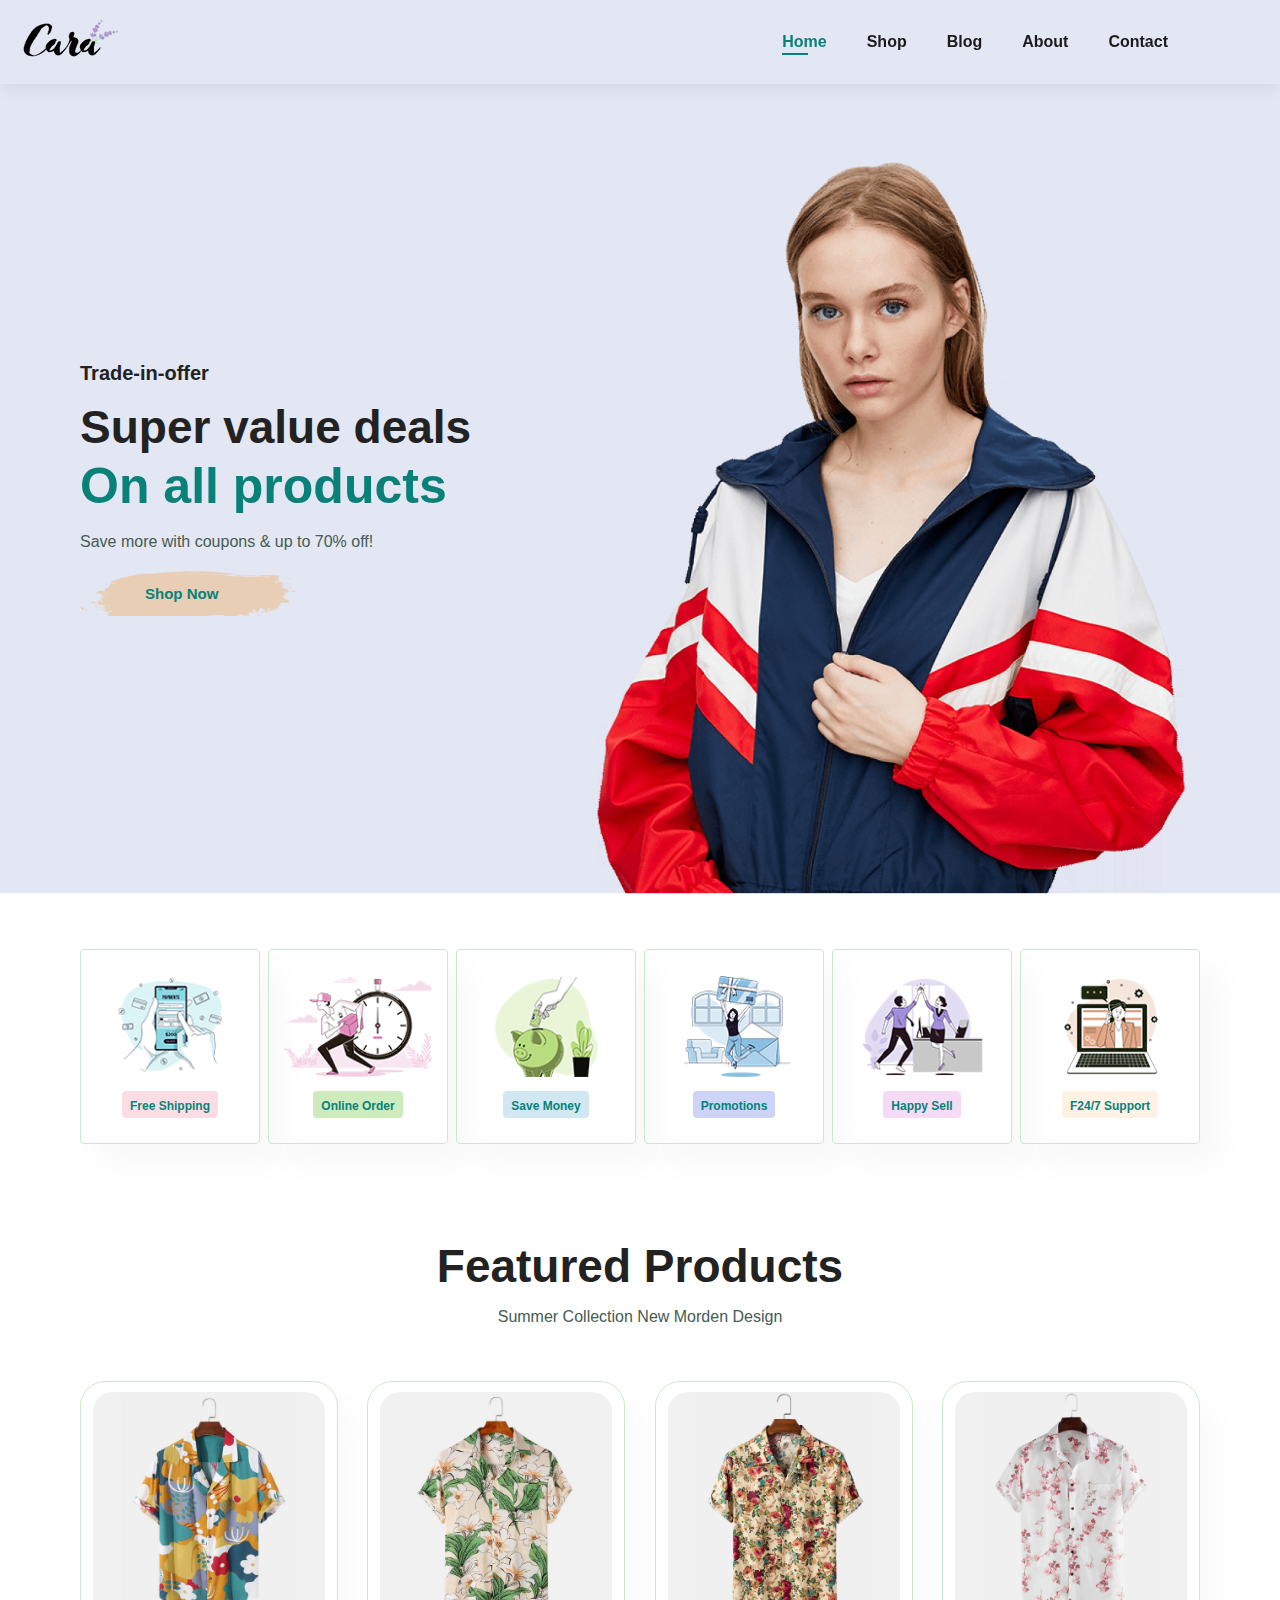
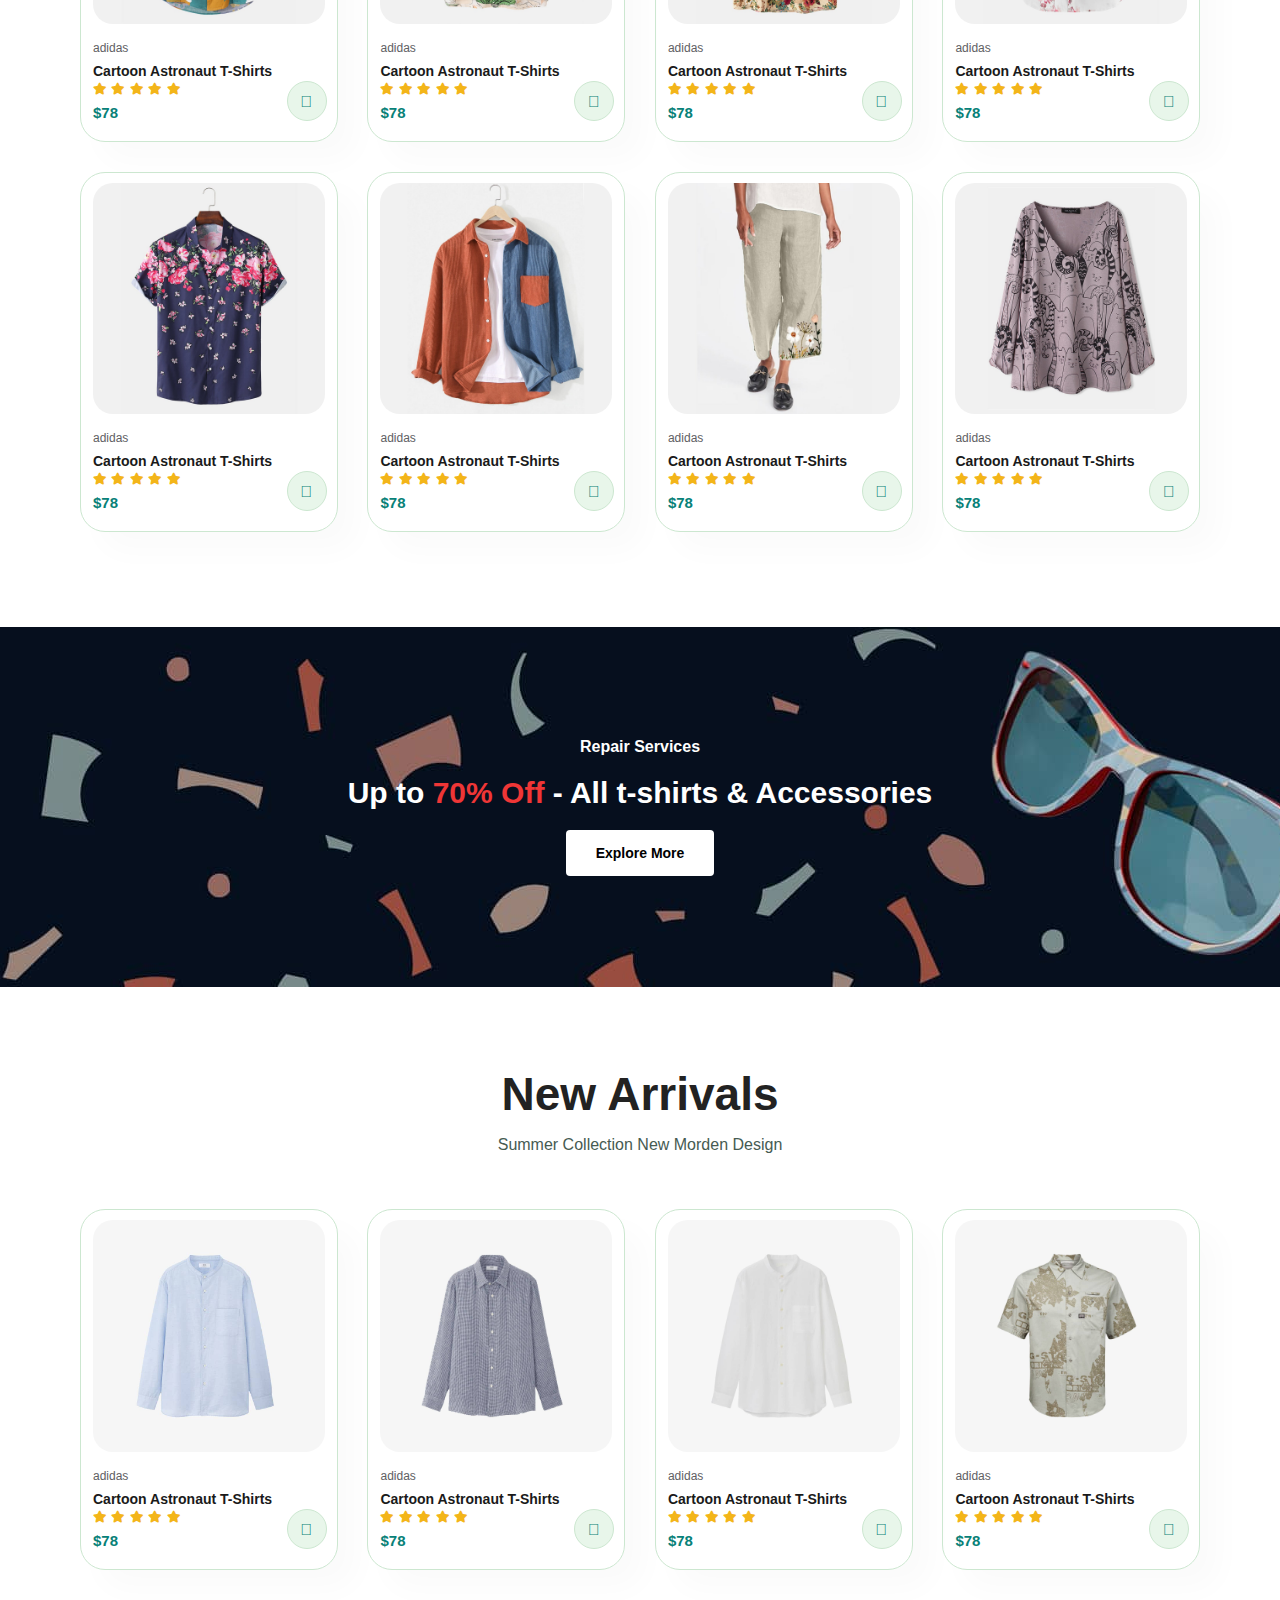
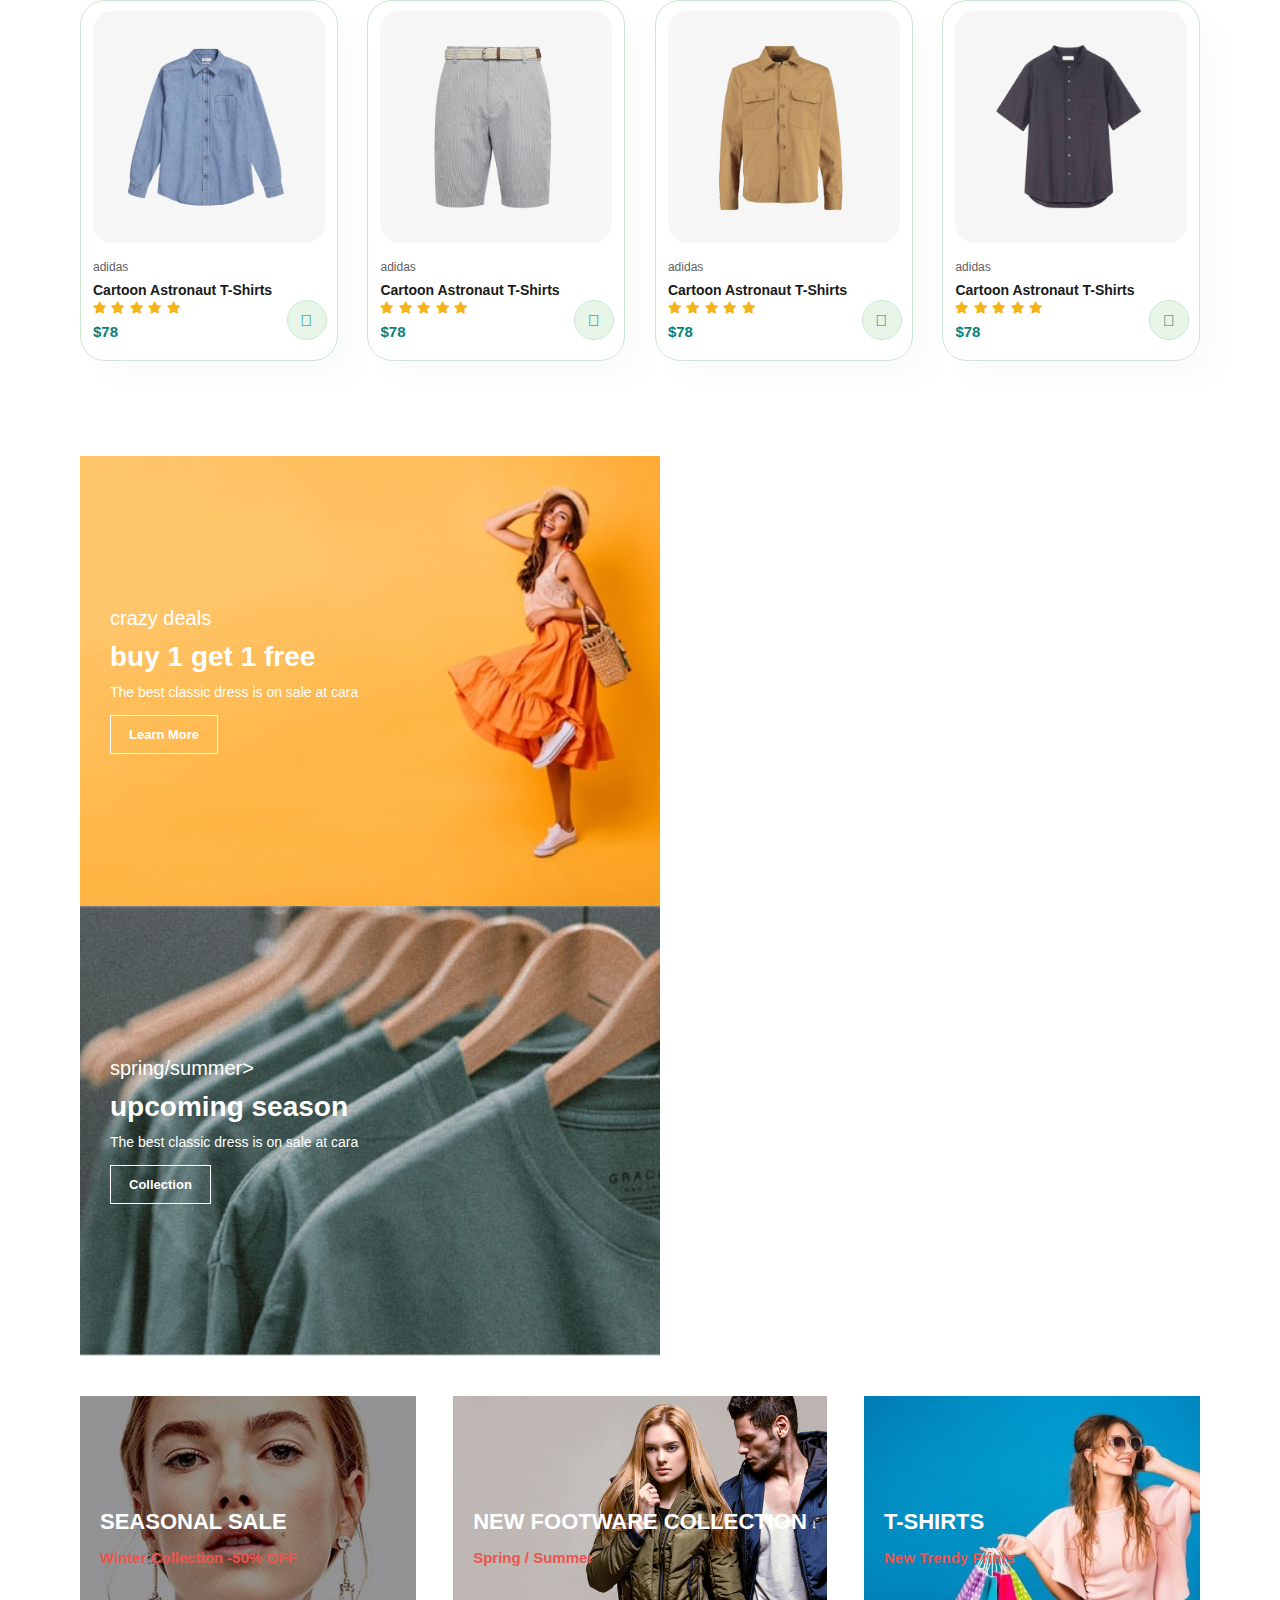
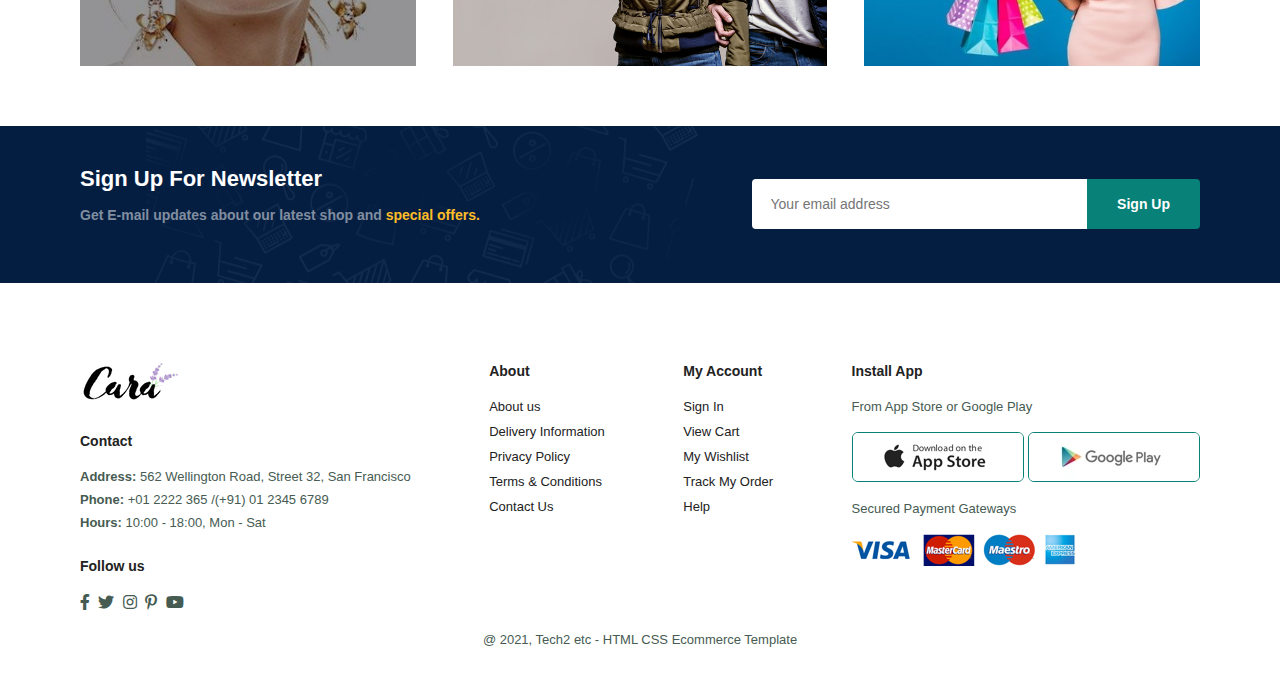
<file: Shopping Site/index.html>
<!DOCTYPE html>
<html lang="en">
<head>
    <meta charset="UTF-8">
    <meta http-equiv="X-UA-Compatible" content="IE=edge">
    <meta name="viewport" content="width=device-width, initial-scale=1.0">
    <title>Tech2etc Ecommerce Tutorial</title>
    <link rel="stylesheet" href="https://pro.fontawesome.com/releases/v5.10.0/css/all.css" />
    <link rel="stylesheet" href="style.css">
</head>
<body>

    <section id="header">
        <a href="#"><img src="img/logo.png" class="logo" alt=""></a>
        
        <div>
            <ul id="navbar">
                <li><a class="active" href="index.html">Home</a></li>
                <li><a href="shop.html" >Shop</a></li>
                <li><a href="blog.html">Blog</a></li>
                <li><a href="about.html">About</a></li>
                <li><a href="contact.html">Contact</a></li>
                <li id="lg-bag"><a href="cart.html"><i class="far fa-shopping-bag"></i></a></li>
                <a href="#" id="close"><i class="far fa-times"></i></a>
            </ul>
        </div>

        <div id="mobile">
            
            <a href="cart.html"><i class="far fa-shopping-bag"></i></a>
            <i id="bar" class="fas fa-outdent"></i>
        </div>
          
    </section>

    <section id="hero">
        <h4>Trade-in-offer</h4>
        <h2>Super value deals</h2>
        <h1>On all products</h1>
        <p>Save more with coupons & up to 70% off!</p>
        <button>Shop Now</button>
    </section>

    <section id="feature" class="section-p1"> 
        <div class="fe-box">
            <img src="img/features/f1.png" alt="">
            <h6>Free Shipping</h6>
        </div>
        <div class="fe-box">
            <img src="img/features/f2.png" alt="">
            <h6>Online Order</h6>
        </div>
        <div class="fe-box">
            <img src="img/features/f3.png" alt="">
            <h6>Save Money</h6>
        </div>
        <div class="fe-box">
            <img src="img/features/f4.png" alt="">
            <h6>Promotions</h6>
        </div>
        <div class="fe-box">
            <img src="img/features/f5.png" alt="">
            <h6>Happy Sell</h6>
        </div>
        <div class="fe-box">
            <img src="img/features/f6.png" alt="">
            <h6>F24/7 Support</h6>
        </div>

    </section>
    
    <section id="product1" class="section-p1">
        <h2>Featured Products</h2>
        <p>Summer Collection New Morden Design</p>
        <div class="pro-container">
            <div class="pro">
                <img src="img/products/f1.jpg" alt="">
                <div class="des">
                    <span>adidas</span>
                    <h5>Cartoon Astronaut T-Shirts</h5>
                    <div class="star">
                        <i class="fas fa-star"></i>
                        <i class="fas fa-star"></i>
                        <i class="fas fa-star"></i>
                        <i class="fas fa-star"></i>
                        <i class="fas fa-star"></i>
                    </div>
                    <h4>$78</h4>
                </div>
                <a href="#"><i class="fal fa-shopping-cart cart"></i></a>
            </div>
            <div class="pro">
                <img src="img/products/f2.jpg" alt="">
                <div class="des">
                    <span>adidas</span>
                    <h5>Cartoon Astronaut T-Shirts</h5>
                    <div class="star">
                        <i class="fas fa-star"></i>
                        <i class="fas fa-star"></i>
                        <i class="fas fa-star"></i>
                        <i class="fas fa-star"></i>
                        <i class="fas fa-star"></i>
                    </div>
                    <h4>$78</h4>
                </div>
                <a href="#"><i class="fal fa-shopping-cart cart"></i></a>
            </div>
            <div class="pro">
                <img src="img/products/f3.jpg" alt="">
                <div class="des">
                    <span>adidas</span>
                    <h5>Cartoon Astronaut T-Shirts</h5>
                    <div class="star">
                        <i class="fas fa-star"></i>
                        <i class="fas fa-star"></i>
                        <i class="fas fa-star"></i>
                        <i class="fas fa-star"></i>
                        <i class="fas fa-star"></i>
                    </div>
                    <h4>$78</h4>
                </div>
                <a href="#"><i class="fal fa-shopping-cart cart"></i></a>
            </div>
            <div class="pro">
                <img src="img/products/f4.jpg" alt="">
                <div class="des">
                    <span>adidas</span>
                    <h5>Cartoon Astronaut T-Shirts</h5>
                    <div class="star">
                        <i class="fas fa-star"></i>
                        <i class="fas fa-star"></i>
                        <i class="fas fa-star"></i>
                        <i class="fas fa-star"></i>
                        <i class="fas fa-star"></i>
                    </div>
                    <h4>$78</h4>
                </div>
                <a href="#"><i class="fal fa-shopping-cart cart"></i></a>
            </div>
            <div class="pro">
                <img src="img/products/f5.jpg" alt="">
                <div class="des">
                    <span>adidas</span>
                    <h5>Cartoon Astronaut T-Shirts</h5>
                    <div class="star">
                        <i class="fas fa-star"></i>
                        <i class="fas fa-star"></i>
                        <i class="fas fa-star"></i>
                        <i class="fas fa-star"></i>
                        <i class="fas fa-star"></i>
                    </div>
                    <h4>$78</h4>
                </div>
                <a href="#"><i class="fal fa-shopping-cart cart"></i></a>
            </div>
            <div class="pro">
                <img src="img/products/f6.jpg" alt="">
                <div class="des">
                    <span>adidas</span>
                    <h5>Cartoon Astronaut T-Shirts</h5>
                    <div class="star">
                        <i class="fas fa-star"></i>
                        <i class="fas fa-star"></i>
                        <i class="fas fa-star"></i>
                        <i class="fas fa-star"></i>
                        <i class="fas fa-star"></i>
                    </div>
                    <h4>$78</h4>
                </div>
                <a href="#"><i class="fal fa-shopping-cart cart"></i></a>
            </div>
            <div class="pro">
                <img src="img/products/f7.jpg" alt="">
                <div class="des">
                    <span>adidas</span>
                    <h5>Cartoon Astronaut T-Shirts</h5>
                    <div class="star">
                        <i class="fas fa-star"></i>
                        <i class="fas fa-star"></i>
                        <i class="fas fa-star"></i>
                        <i class="fas fa-star"></i>
                        <i class="fas fa-star"></i>
                    </div>
                    <h4>$78</h4>
                </div>
                <a href="#"><i class="fal fa-shopping-cart cart"></i></a>
            </div>
            <div class="pro">
                <img src="img/products/f8.jpg" alt="">
                <div class="des">
                    <span>adidas</span>
                    <h5>Cartoon Astronaut T-Shirts</h5>
                    <div class="star">
                        <i class="fas fa-star"></i>
                        <i class="fas fa-star"></i>
                        <i class="fas fa-star"></i>
                        <i class="fas fa-star"></i>
                        <i class="fas fa-star"></i>
                    </div>
                    <h4>$78</h4>
                </div>
                <a href="#"><i class="fal fa-shopping-cart cart"></i></a>
            </div>
        </div>
    </section>

    <section id="banner" class="section-m1">
        <h4>Repair Services</h4>
        <h2>Up to <span>70% Off</span> - All t-shirts & Accessories</h2>
        <button class="normal">Explore More</button>
    </section>

    <section id="product1" class="section-p1">
        <h2>New Arrivals</h2>
        <p>Summer Collection New Morden Design</p>
        <div class="pro-container">
            <div class="pro">
                <img src="img/products/n1.jpg" alt="">
                <div class="des">
                    <span>adidas</span>
                    <h5>Cartoon Astronaut T-Shirts</h5>
                    <div class="star">
                        <i class="fas fa-star"></i>
                        <i class="fas fa-star"></i>
                        <i class="fas fa-star"></i>
                        <i class="fas fa-star"></i>
                        <i class="fas fa-star"></i>
                    </div>
                    <h4>$78</h4>
                </div>
                <a href="#"><i class="fal fa-shopping-cart cart"></i></a>
            </div>
            <div class="pro">
                <img src="img/products/n2.jpg" alt="">
                <div class="des">
                    <span>adidas</span>
                    <h5>Cartoon Astronaut T-Shirts</h5>
                    <div class="star">
                        <i class="fas fa-star"></i>
                        <i class="fas fa-star"></i>
                        <i class="fas fa-star"></i>
                        <i class="fas fa-star"></i>
                        <i class="fas fa-star"></i>
                    </div>
                    <h4>$78</h4>
                </div>
                <a href="#"><i class="fal fa-shopping-cart cart"></i></a>
            </div>
            <div class="pro">
                <img src="img/products/n3.jpg" alt="">
                <div class="des">
                    <span>adidas</span>
                    <h5>Cartoon Astronaut T-Shirts</h5>
                    <div class="star">
                        <i class="fas fa-star"></i>
                        <i class="fas fa-star"></i>
                        <i class="fas fa-star"></i>
                        <i class="fas fa-star"></i>
                        <i class="fas fa-star"></i>
                    </div>
                    <h4>$78</h4>
                </div>
                <a href="#"><i class="fal fa-shopping-cart cart"></i></a>
            </div>
            <div class="pro">
                <img src="img/products/n4.jpg" alt="">
                <div class="des">
                    <span>adidas</span>
                    <h5>Cartoon Astronaut T-Shirts</h5>
                    <div class="star">
                        <i class="fas fa-star"></i>
                        <i class="fas fa-star"></i>
                        <i class="fas fa-star"></i>
                        <i class="fas fa-star"></i>
                        <i class="fas fa-star"></i>
                    </div>
                    <h4>$78</h4>
                </div>
                <a href="#"><i class="fal fa-shopping-cart cart"></i></a>
            </div>
            <div class="pro">
                <img src="img/products/n5.jpg" alt="">
                <div class="des">
                    <span>adidas</span>
                    <h5>Cartoon Astronaut T-Shirts</h5>
                    <div class="star">
                        <i class="fas fa-star"></i>
                        <i class="fas fa-star"></i>
                        <i class="fas fa-star"></i>
                        <i class="fas fa-star"></i>
                        <i class="fas fa-star"></i>
                    </div>
                    <h4>$78</h4>
                </div>
                <a href="#"><i class="fal fa-shopping-cart cart"></i></a>
            </div>
            <div class="pro">
                <img src="img/products/n6.jpg" alt="">
                <div class="des">
                    <span>adidas</span>
                    <h5>Cartoon Astronaut T-Shirts</h5>
                    <div class="star">
                        <i class="fas fa-star"></i>
                        <i class="fas fa-star"></i>
                        <i class="fas fa-star"></i>
                        <i class="fas fa-star"></i>
                        <i class="fas fa-star"></i>
                    </div>
                    <h4>$78</h4>
                </div>
                <a href="#"><i class="fal fa-shopping-cart cart"></i></a>
            </div>
            <div class="pro">
                <img src="img/products/n7.jpg" alt="">
                <div class="des">
                    <span>adidas</span>
                    <h5>Cartoon Astronaut T-Shirts</h5>
                    <div class="star">
                        <i class="fas fa-star"></i>
                        <i class="fas fa-star"></i>
                        <i class="fas fa-star"></i>
                        <i class="fas fa-star"></i>
                        <i class="fas fa-star"></i>
                    </div>
                    <h4>$78</h4>
                </div>
                <a href="#"><i class="fal fa-shopping-cart cart"></i></a>
            </div>
            <div class="pro">
                <img src="img/products/n8.jpg" alt="">
                <div class="des">
                    <span>adidas</span>
                    <h5>Cartoon Astronaut T-Shirts</h5>
                    <div class="star">
                        <i class="fas fa-star"></i>
                        <i class="fas fa-star"></i>
                        <i class="fas fa-star"></i>
                        <i class="fas fa-star"></i>
                        <i class="fas fa-star"></i>
                    </div>
                    <h4>$78</h4>
                </div>
                <a href="#"><i class="fal fa-shopping-cart cart"></i></a>
            </div>
        </div>
    </section>

    <section id="sm-banner" class="section-p1">
        <div class="banner-box">
            <h4>crazy deals</h4>
            <h2>buy 1 get 1 free</h2>
            <span>The best classic dress is on sale at cara</span>
            <button class="white">Learn More</button>
        </div>
        <div class="banner-box banner-box2">
            <h4>spring/summer></h4>
            <h2>upcoming season</h2>
            <span>The best classic dress is on sale at cara</span>
            <button class="white">Collection</button>
        </div>

    </section>

    <section id="banner3" class="section-p1">
        <div class="banner-box">
            <h2>SEASONAL SALE</h2>
            <h3>Winter Collection -50% OFF</h3>
        </div>
        <div class="banner-box banner-box2">
            <h2>NEW FOOTWARE COLLECTION</h2>
            <h3>Spring / Summer</h3>
        </div>
        <div class="banner-box banner-box3">
            <h2>T-SHIRTS</h2>
            <h3>New Trendy Prints</h3>
        </div>

    </section>

    <section id="newsletter" class="section-p1 section-m1">
        <div class="newstext">
            <h4>Sign Up For Newsletter</h4>
            <p>Get E-mail updates about our latest shop and <span>special offers.</span></p>
        </div>
        <div class="form">
            <input type="text" placeholder="Your email address">
            <button class="normal">Sign Up</button>
        </div>
    </section>

    <footer class="section-p1" >
        <div class="col">
            <img class="logo" src="img/logo.png" alt="">
            <h4>Contact</h4>
            <p><strong>Address:</strong> 562 Wellington Road, Street 32, San Francisco</p>
            <p><strong>Phone:</strong> +01 2222 365 /(+91) 01 2345 6789</p>
            <p><strong>Hours:</strong> 10:00 - 18:00, Mon - Sat</p>
            <div class="follow">
                <h4>Follow us</h4>
                 <div class="icon">
                    <i class="fab fa-facebook-f"></i>
                    <i class="fab fa-twitter"></i>
                    <i class="fab fa-instagram"></i>
                    <i class="fab fa-pinterest-p"></i>
                    <i class="fab fa-youtube"></i>
                </div>
            </div>
        </div>
        <div class="col">
            <h4>About</h4>
            <a href="#">About us</a>
            <a href="#">Delivery Information</a>
            <a href="#">Privacy Policy</a>
            <a href="#">Terms & Conditions</a>
            <a href="#">Contact Us</a>
        </div>

        <div class="col">
            <h4>My Account</h4>
            <a href="#">Sign In</a>
            <a href="#">View Cart</a>
            <a href="#">My Wishlist</a>
            <a href="#">Track My Order</a>
            <a href="#">Help</a>
        </div>

        <div class="col install">
            <h4>Install App</h4>
            <p>From App Store or Google Play</p>
            <div class="row">
                <img src="img/pay/app.jpg" alt="">
                <img src="img/pay/play.jpg" alt="">
            </div>
            <p>Secured Payment Gateways</p>
            <img src="img/pay/pay.png" alt="">
        </div>

        <div class="copyright">
            <p>@ 2021, Tech2 etc - HTML CSS Ecommerce Template</p>
        </div>
    </footer>

    <script src="script.js"></script>
</body>
</html>
</file>
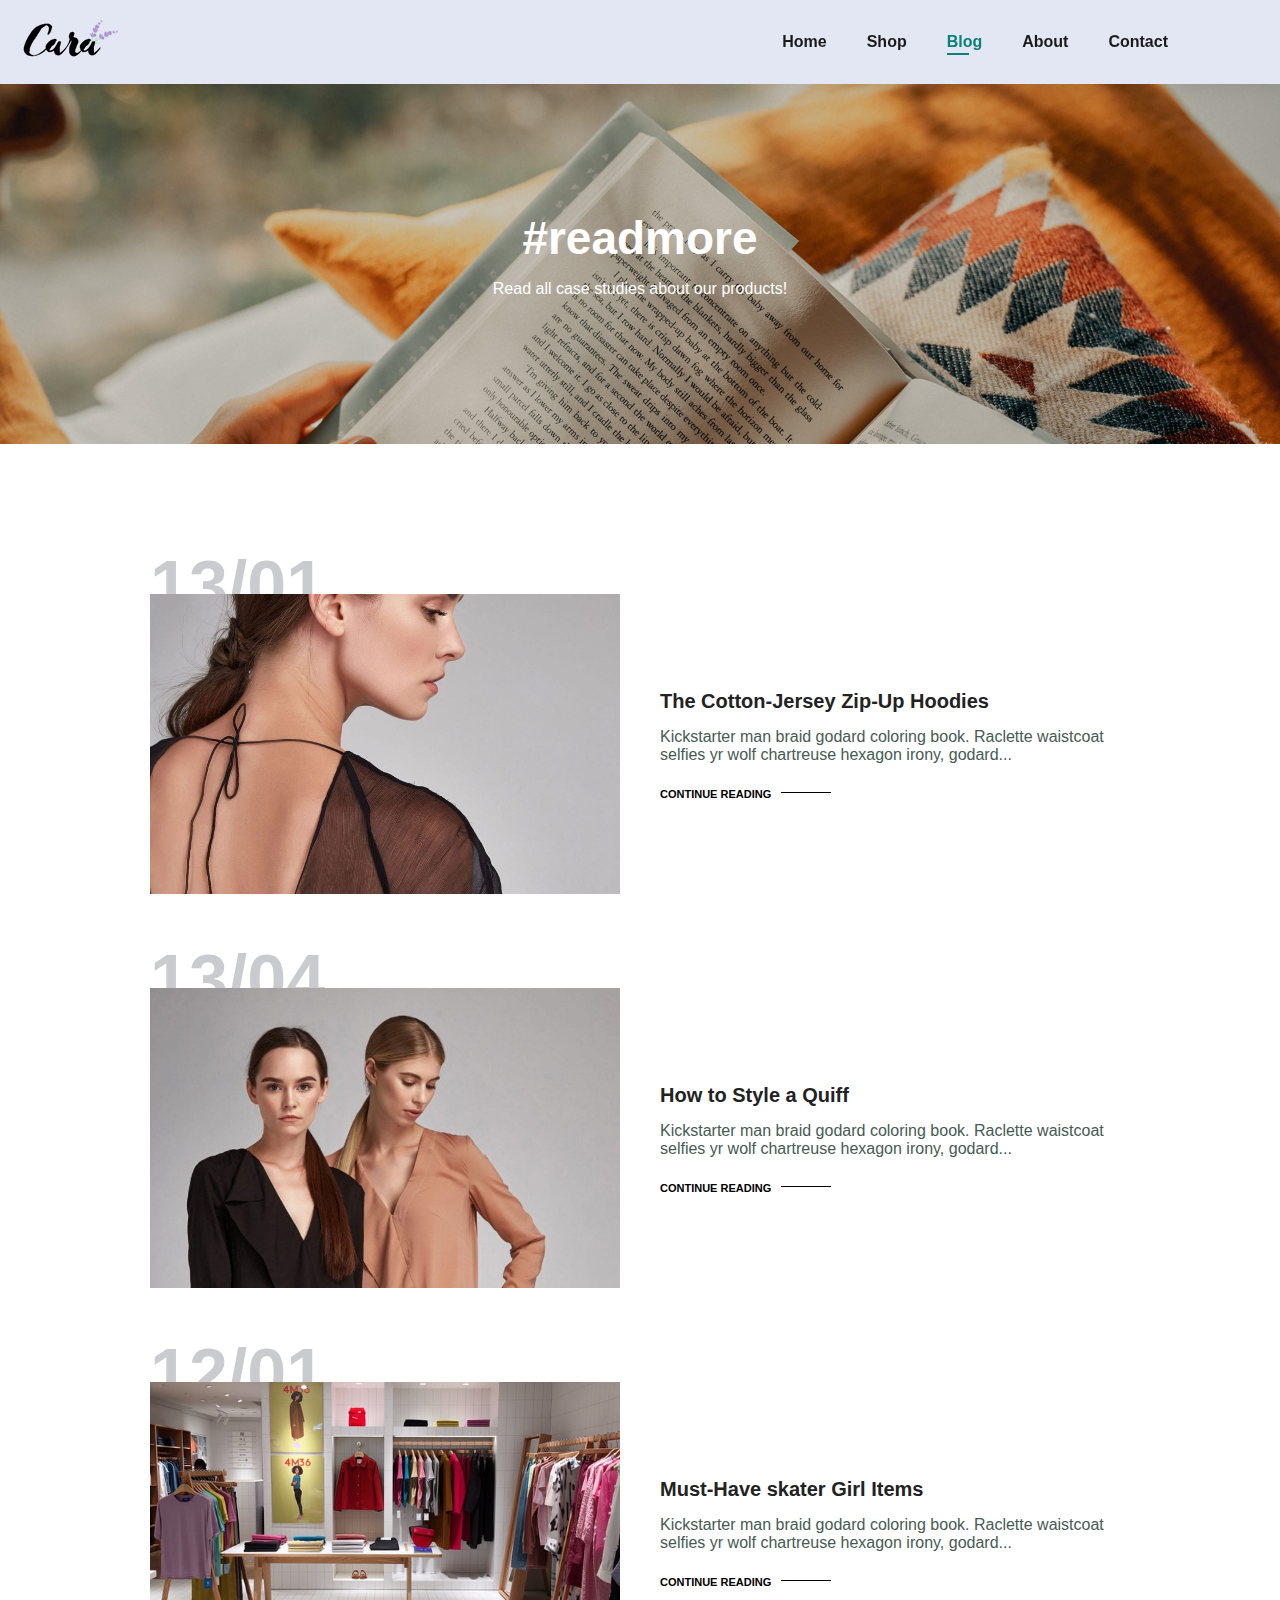
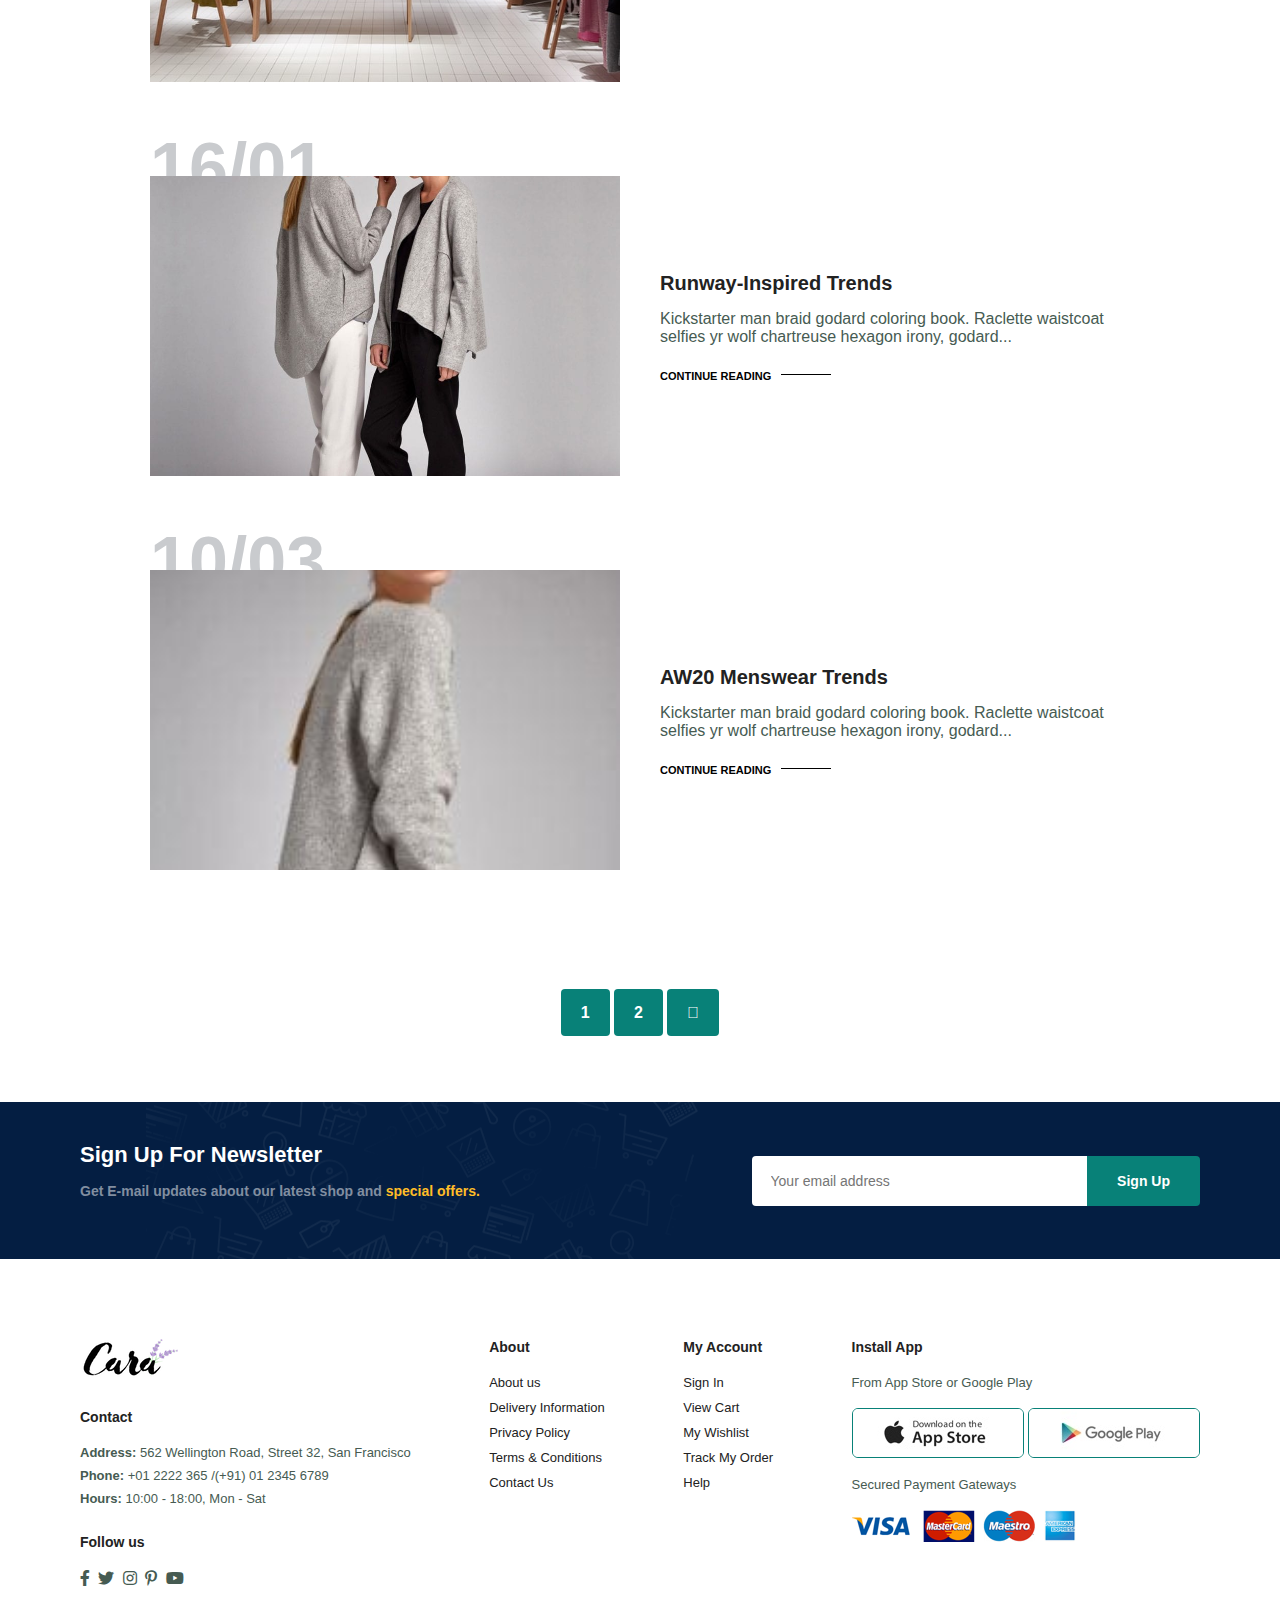
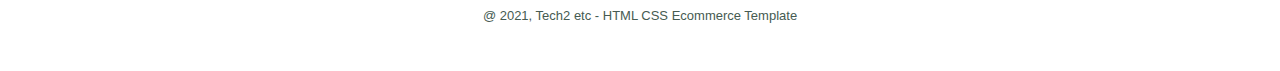
<file: Shopping Site/blog.html>
<!DOCTYPE html>
<html lang="en">
<head>
    <meta charset="UTF-8">
    <meta http-equiv="X-UA-Compatible" content="IE=edge">
    <meta name="viewport" content="width=device-width, initial-scale=1.0">
    <title>Tech2etc Ecommerce Tutorial</title>
    <link rel="stylesheet" href="https://pro.fontawesome.com/releases/v5.10.0/css/all.css" />
    <link rel="stylesheet" href="style.css">
</head>
<body>

    <section id="header">
        <a href="#"><img src="img/logo.png" class="logo" alt=""></a>
        
        <div>
            <ul id="navbar">
                <li><a href="index.html">Home</a></li>
                <li><a href="shop.html">Shop</a></li>
                <li><a class="active" href="blog.html">Blog</a></li>
                <li><a href="about.html">About</a></li>
                <li><a href="contact.html">Contact</a></li>
                <li id="lg-bag"><a href="cart.html"><i class="far fa-shopping-bag"></i></a></li>
                <a href="#" id="close"><i class="far fa-times"></i></a>
            </ul>
        </div>

        <div id="mobile">
            
            <a href="cart.html"><i class="far fa-shopping-bag"></i></a>
            <i id="bar" class="fas fa-outdent"></i>
        </div>
          
    </section>

    <section id="page-header" class="blog-header">
        <h2>#readmore</h2>
        <p>Read all case studies about our products!</p>
    </section>

    <section id="blog">
        <div class="blog-box">
            <div class="blog-img">
                <img src="img/blog/b1.jpg" alt="">
            </div>
            <div class="blog-details">
                <h4>The Cotton-Jersey Zip-Up Hoodies</h4>
                <p>Kickstarter man braid godard coloring book. Raclette waistcoat selfies yr wolf chartreuse hexagon irony, godard...</p>
                <a href="#">CONTINUE READING</a>
            </div>
            <h1>13/01</h1>
        </div>
        <div class="blog-box">
            <div class="blog-img">
                <img src="img/blog/b2.jpg" alt="">
            </div>
            <div class="blog-details">
                <h4>How to Style a Quiff</h4>
                <p>Kickstarter man braid godard coloring book. Raclette waistcoat selfies yr wolf chartreuse hexagon irony, godard...</p>
                <a href="#">CONTINUE READING</a>
            </div>
            <h1>13/04</h1>
        </div>
        <div class="blog-box">
            <div class="blog-img">
                <img src="img/blog/b3.jpg" alt="">
            </div>
            <div class="blog-details">
                <h4>Must-Have skater Girl Items</h4>
                <p>Kickstarter man braid godard coloring book. Raclette waistcoat selfies yr wolf chartreuse hexagon irony, godard...</p>
                <a href="#">CONTINUE READING</a>
            </div>
            <h1>12/01</h1>
        </div>
        <div class="blog-box">
            <div class="blog-img">
                <img src="img/blog/b4.jpg" alt="">
            </div>
            <div class="blog-details">
                <h4>Runway-Inspired Trends</h4>
                <p>Kickstarter man braid godard coloring book. Raclette waistcoat selfies yr wolf chartreuse hexagon irony, godard...</p>
                <a href="#">CONTINUE READING</a>
            </div>
            <h1>16/01</h1>
        </div>
        <div class="blog-box">
            <div class="blog-img">
                <img src="img/blog/b5.jpg" alt="">
            </div>
            <div class="blog-details">
                <h4>AW20 Menswear Trends</h4>
                <p>Kickstarter man braid godard coloring book. Raclette waistcoat selfies yr wolf chartreuse hexagon irony, godard...</p>
                <a href="#">CONTINUE READING</a>
            </div>
            <h1>10/03</h1>
        </div>
    </section>

    <section id="pagination" class="section-p1">
        <a href="#">1</a>
        <a href="#">2</a>
        <a href="#"><i class="fal fa-long-arrow-alt-right"></i></a>
    </section>

    <section id="newsletter" class="section-p1 section-m1">
        <div class="newstext">
            <h4>Sign Up For Newsletter</h4>
            <p>Get E-mail updates about our latest shop and <span>special offers.</span></p>
        </div>
        <div class="form">
            <input type="text" placeholder="Your email address">
            <button class="normal">Sign Up</button>
        </div>
    </section>

    <footer class="section-p1" >
        <div class="col">
            <img class="logo" src="img/logo.png" alt="">
            <h4>Contact</h4>
            <p><strong>Address:</strong> 562 Wellington Road, Street 32, San Francisco</p>
            <p><strong>Phone:</strong> +01 2222 365 /(+91) 01 2345 6789</p>
            <p><strong>Hours:</strong> 10:00 - 18:00, Mon - Sat</p>
            <div class="follow">
                <h4>Follow us</h4>
                 <div class="icon">
                    <i class="fab fa-facebook-f"></i>
                    <i class="fab fa-twitter"></i>
                    <i class="fab fa-instagram"></i>
                    <i class="fab fa-pinterest-p"></i>
                    <i class="fab fa-youtube"></i>
                </div>
            </div>
        </div>
        <div class="col">
            <h4>About</h4>
            <a href="#">About us</a>
            <a href="#">Delivery Information</a>
            <a href="#">Privacy Policy</a>
            <a href="#">Terms & Conditions</a>
            <a href="#">Contact Us</a>
        </div>

        <div class="col">
            <h4>My Account</h4>
            <a href="#">Sign In</a>
            <a href="#">View Cart</a>
            <a href="#">My Wishlist</a>
            <a href="#">Track My Order</a>
            <a href="#">Help</a>
        </div>

        <div class="col install">
            <h4>Install App</h4>
            <p>From App Store or Google Play</p>
            <div class="row">
                <img src="img/pay/app.jpg" alt="">
                <img src="img/pay/play.jpg" alt="">
            </div>
            <p>Secured Payment Gateways</p>
            <img src="img/pay/pay.png" alt="">
        </div>

        <div class="copyright">
            <p>@ 2021, Tech2 etc - HTML CSS Ecommerce Template</p>
        </div>
    </footer>

    <script src="script.js"></script>
</body>
</html>
</file>
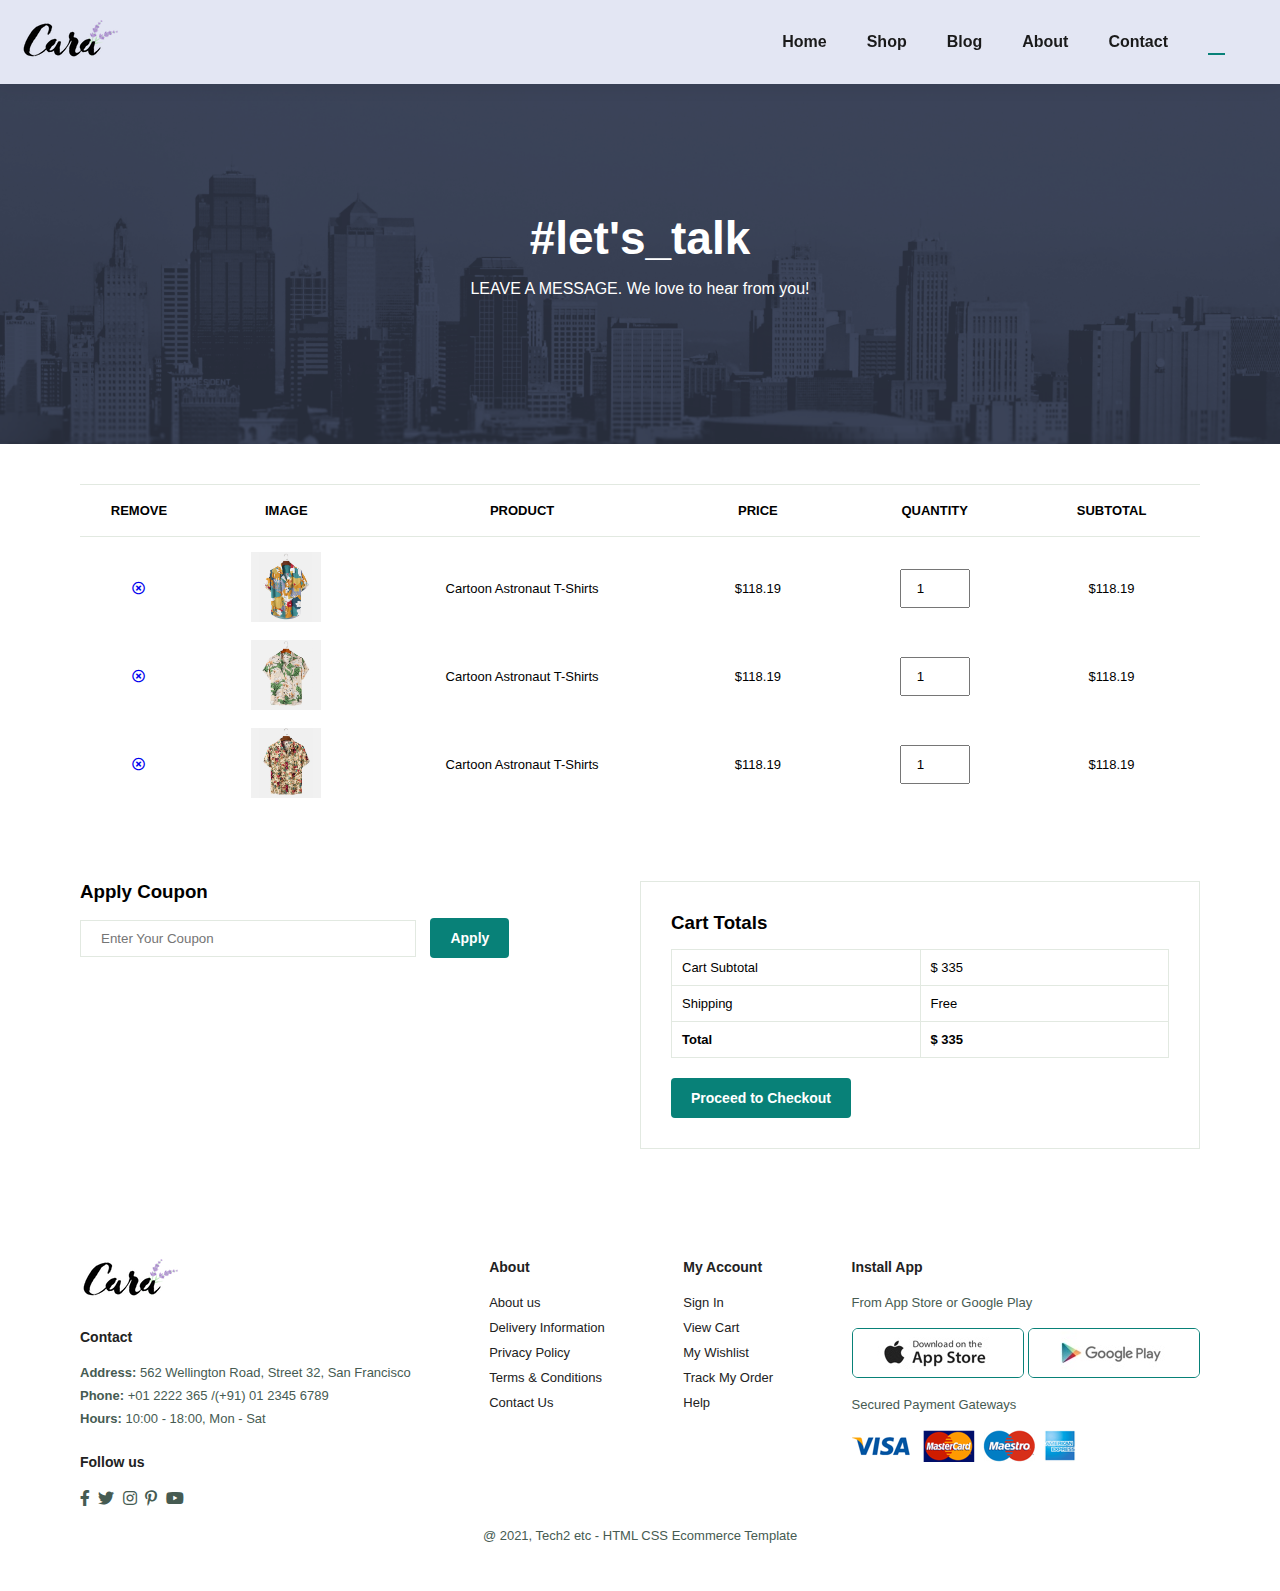
<file: Shopping Site/cart.html>
<!DOCTYPE html>
<html lang="en">
<head>
    <meta charset="UTF-8">
    <meta http-equiv="X-UA-Compatible" content="IE=edge">
    <meta name="viewport" content="width=device-width, initial-scale=1.0">
    <title>Tech2etc Ecommerce Tutorial</title>
    <link rel="stylesheet" href="https://pro.fontawesome.com/releases/v5.10.0/css/all.css" />
    <link rel="stylesheet" href="style.css">
</head>
<body>

    <section id="header">   
        <a href="#"><img src="img/logo.png" class="logo" alt=""></a>
        
        <div>
            <ul id="navbar">
                <li><a href="index.html">Home</a></li>
                <li><a href="shop.html">Shop</a></li>
                <li><a href="blog.html">Blog</a></li>
                <li><a href="about.html">About</a></li>
                <li><a href="contact.html">Contact</a></li>
                <li id="lg-bag"><a  class="active" href="cart.html"><i class="far fa-shopping-bag"></i></a></li>
                <a href="#" id="close"><i class="far fa-times"></i></a>
            </ul>
        </div>

        <div id="mobile">
            
            <a href="cart.html"><i class="far fa-shopping-bag"></i></a>
            <i id="bar" class="fas fa-outdent"></i>
        </div>
          
    </section>

    <section id="page-header" class="about-header">
        <h2>#let's_talk</h2>
        <p>LEAVE A MESSAGE. We love to hear from you!</p>
    </section> 
    
    <section id="cart" class="section-p1">
        <table width="100%">
            <thead>
                <tr>
                    <td>Remove</td>
                    <td>Image</td>
                    <td>Product</td>
                    <td>Price</td>
                    <td>Quantity</td>
                    <td>Subtotal</td>
                </tr>
            </thead>
            <tbody>
                <tr>
                    <td><a href="#"><i class="far fa-times-circle"></i></a></td>
                    <td><img src="img/products/f1.jpg" alt=""></td>
                    <td>Cartoon Astronaut T-Shirts</td>
                    <td>$118.19</td>
                    <td><input type="number" value="1"></td>
                    <td>$118.19</td>
                </tr>
                <tr>
                    <td><a href="#"><i class="far fa-times-circle"></i></a></td>
                    <td><img src="img/products/f2.jpg" alt=""></td>
                    <td>Cartoon Astronaut T-Shirts</td>
                    <td>$118.19</td>
                    <td><input type="number" value="1"></td>
                    <td>$118.19</td>
                </tr>
                <tr>
                    <td><a href="#"><i class="far fa-times-circle"></i></a></td>
                    <td><img src="img/products/f3.jpg" alt=""></td>
                    <td>Cartoon Astronaut T-Shirts</td>
                    <td>$118.19</td>
                    <td><input type="number" value="1"></td>
                    <td>$118.19</td>
                </tr>
            </tbody>
        </table>
    </section>

    <section id="cart-add" class="section-p1">
        <div id="coupon">
            <h3>Apply Coupon</h3>
            <div>
                <input type="text" placeholder="Enter Your Coupon">
                <button class="normal">Apply</button>
            </div>
        </div>

        <div id="subtotal">
            <h3>Cart Totals</h3>
            <table>
                <tr>
                    <td>Cart Subtotal</td>
                    <td>$ 335</td>
                </tr>
                <tr>
                    <td>Shipping</td>
                    <td>Free</td>
                </tr>
                <tr>
                    <td><strong>Total</strong></td>
                    <td><strong>$ 335</strong></td>
                </tr>
            </table>
            <button class="normal">Proceed to Checkout</button>
        </div>
    </section>

    <footer class="section-p1" >
        <div class="col">
            <img class="logo" src="img/logo.png" alt="">
            <h4>Contact</h4>
            <p><strong>Address:</strong> 562 Wellington Road, Street 32, San Francisco</p>
            <p><strong>Phone:</strong> +01 2222 365 /(+91) 01 2345 6789</p>
            <p><strong>Hours:</strong> 10:00 - 18:00, Mon - Sat</p>
            <div class="follow">
                <h4>Follow us</h4>
                 <div class="icon">
                    <i class="fab fa-facebook-f"></i>
                    <i class="fab fa-twitter"></i>
                    <i class="fab fa-instagram"></i>
                    <i class="fab fa-pinterest-p"></i>
                    <i class="fab fa-youtube"></i>
                </div>
            </div>
        </div>
        <div class="col">
            <h4>About</h4>
            <a href="#">About us</a>
            <a href="#">Delivery Information</a>
            <a href="#">Privacy Policy</a>
            <a href="#">Terms & Conditions</a>
            <a href="#">Contact Us</a>
        </div>

        <div class="col">
            <h4>My Account</h4>
            <a href="#">Sign In</a>
            <a href="#">View Cart</a>
            <a href="#">My Wishlist</a>
            <a href="#">Track My Order</a>
            <a href="#">Help</a>
        </div>

        <div class="col install">
            <h4>Install App</h4>
            <p>From App Store or Google Play</p>
            <div class="row">
                <img src="img/pay/app.jpg" alt="">
                <img src="img/pay/play.jpg" alt="">
            </div>
            <p>Secured Payment Gateways</p>
            <img src="img/pay/pay.png" alt="">
        </div>

        <div class="copyright">
            <p>@ 2021, Tech2 etc - HTML CSS Ecommerce Template</p>
        </div>
    </footer>

    <script src="script.js"></script>
</body>
</html>
</file>
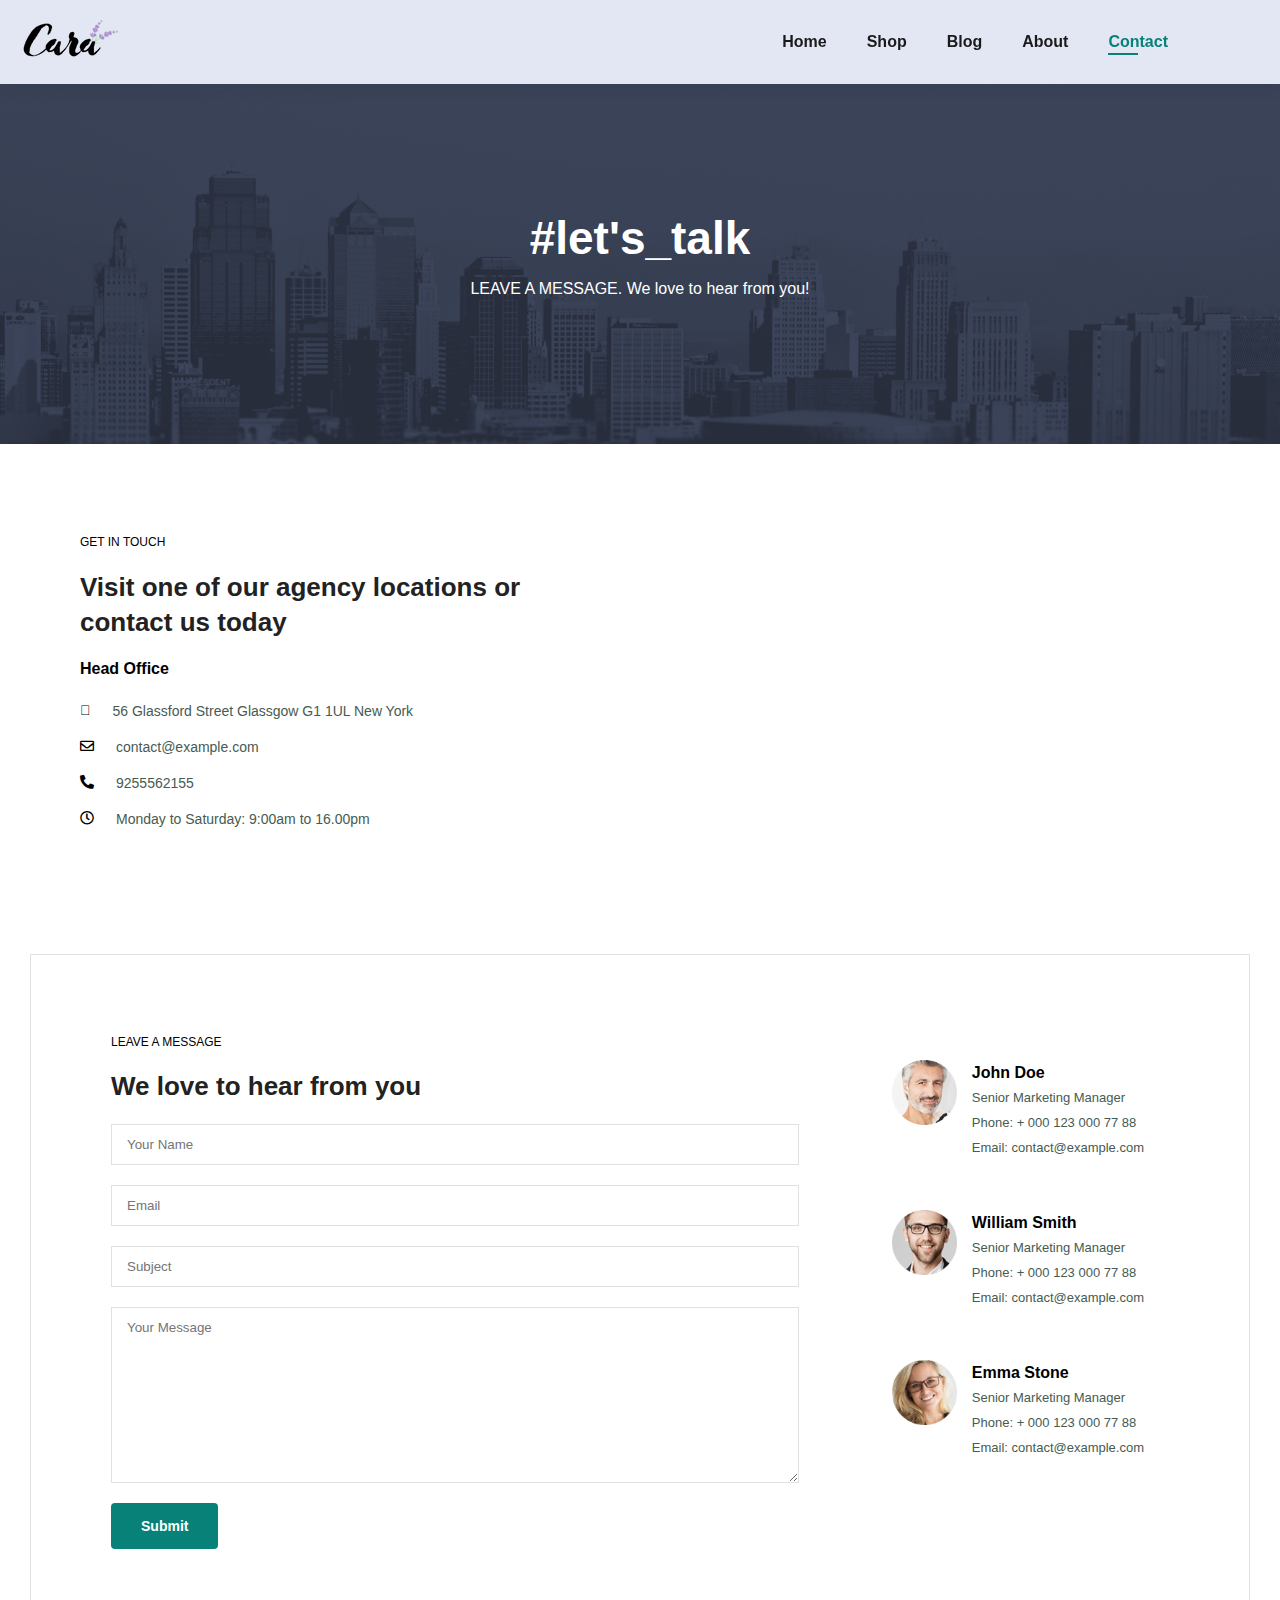
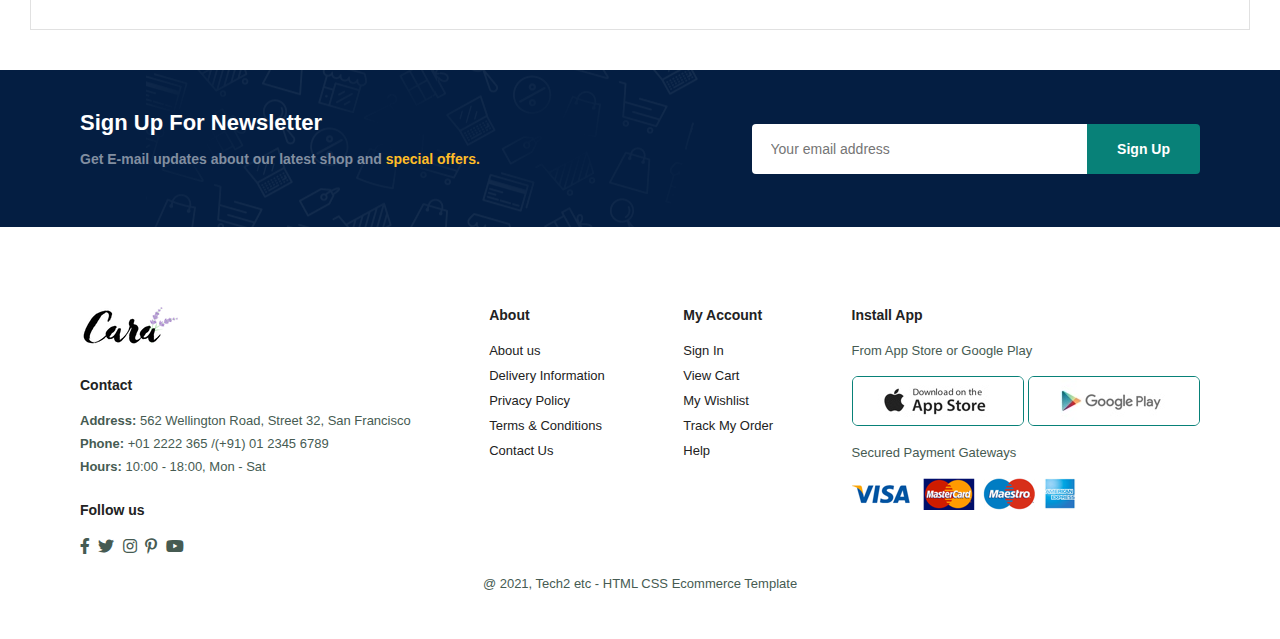
<file: Shopping Site/contact.html>
<!DOCTYPE html>
<html lang="en">
<head>
    <meta charset="UTF-8">
    <meta http-equiv="X-UA-Compatible" content="IE=edge">
    <meta name="viewport" content="width=device-width, initial-scale=1.0">
    <title>Tech2etc Ecommerce Tutorial</title>
    <link rel="stylesheet" href="https://pro.fontawesome.com/releases/v5.10.0/css/all.css" />
    <link rel="stylesheet" href="style.css">
</head>
<body>

    <section id="header">   
        <a href="#"><img src="img/logo.png" class="logo" alt=""></a>
        
        <div>
            <ul id="navbar">
                <li><a href="index.html">Home</a></li>
                <li><a href="shop.html">Shop</a></li>
                <li><a href="blog.html">Blog</a></li>
                <li><a href="about.html">About</a></li>
                <li><a class="active" href="contact.html">Contact</a></li>
                <li id="lg-bag"><a href="cart.html"><i class="far fa-shopping-bag"></i></a></li>
                <a href="#" id="close"><i class="far fa-times"></i></a>
            </ul>
        </div>

        <div id="mobile">
            
            <a href="cart.html"><i class="far fa-shopping-bag"></i></a>
            <i id="bar" class="fas fa-outdent"></i>
        </div>
          
    </section>

    <section id="page-header" class="about-header">
        <h2>#let's_talk</h2>
        <p>LEAVE A MESSAGE. We love to hear from you!</p>
    </section>

    <section id="contact-details" class="section-p1">
         <div class="details">
            <span>GET IN TOUCH</span>
            <h2>Visit one of our agency locations or contact us today</h2>
            <h3>Head Office</h3>
            <div>
                <li>
                    <i class="fal fa-map"></i>
                    <p>56 Glassford Street Glassgow G1 1UL New York</p>
                </li>
                <li>
                    <i class="far fa-envelope"></i>
                    <p>contact@example.com</p>
                </li>
                <li>
                    <i class="fas fa-phone-alt"></i>
                    <p>9255562155</p>
                </li>
                <li>
                    <i class="far fa-clock"></i>
                    <p>Monday to Saturday: 9:00am to 16.00pm</p>
                </li>
            </div>
         </div>

         <div class="map">
            <iframe src="https://www.google.com/maps/embed?pb=!1m18!1m12!1m3!1d2469.8088060800033!2d-1.2588514706469138!3d51.7548196354089!2m3!1f0!2f0!3f0!3m2!1i1024!2i768!4f13.1!3m3!1m2!1s0x4876c6a9ef8c485b%3A0xd2ff1883a001afed!2sUniversity%20of%20Oxford!5e0!3m2!1sen!2sin!4v1666706549040!5m2!1sen!2sin" width="600" height="450" style="border:0;" allowfullscreen="" loading="lazy" referrerpolicy="no-referrer-when-downgrade"></iframe>
         </div>
    </section>

    <section id="form-details">
        <form action="">
            <span>LEAVE A MESSAGE</span>
            <h2>We love to hear from you</h2>
            <input type="text" placeholder="Your Name">
            <input type="text" placeholder="Email">
            <input type="text" placeholder="Subject">
            <textarea name="" id="" cols="30" rows="10" placeholder="Your Message"></textarea>
            <button class="normal">Submit</button>
        </form>

        <div class="people">
            <div>
                <img src="img/people/1.png" alt="">
                <p><span>John Doe</span> Senior Marketing Manager <br> Phone: + 000 123 000 77 88 <br> Email: contact@example.com</p>
            </div>
            <div>
                <img src="img/people/2.png" alt="">
                <p><span>William Smith</span> Senior Marketing Manager <br> Phone: + 000 123 000 77 88 <br> Email: contact@example.com</p>
            </div>
            <div>
                <img src="img/people/3.png" alt="">
                <p><span>Emma Stone</span> Senior Marketing Manager <br> Phone: + 000 123 000 77 88 <br> Email: contact@example.com</p>
            </div>
        </div>
    </section>

    <section id="newsletter" class="section-p1 section-m1">
        <div class="newstext">
            <h4>Sign Up For Newsletter</h4>
            <p>Get E-mail updates about our latest shop and <span>special offers.</span></p>
        </div>
        <div class="form">
            <input type="text" placeholder="Your email address">
            <button class="normal">Sign Up</button>
        </div>
    </section>

    <footer class="section-p1" >
        <div class="col">
            <img class="logo" src="img/logo.png" alt="">
            <h4>Contact</h4>
            <p><strong>Address:</strong> 562 Wellington Road, Street 32, San Francisco</p>
            <p><strong>Phone:</strong> +01 2222 365 /(+91) 01 2345 6789</p>
            <p><strong>Hours:</strong> 10:00 - 18:00, Mon - Sat</p>
            <div class="follow">
                <h4>Follow us</h4>
                 <div class="icon">
                    <i class="fab fa-facebook-f"></i>
                    <i class="fab fa-twitter"></i>
                    <i class="fab fa-instagram"></i>
                    <i class="fab fa-pinterest-p"></i>
                    <i class="fab fa-youtube"></i>
                </div>
            </div>
        </div>
        <div class="col">
            <h4>About</h4>
            <a href="#">About us</a>
            <a href="#">Delivery Information</a>
            <a href="#">Privacy Policy</a>
            <a href="#">Terms & Conditions</a>
            <a href="#">Contact Us</a>
        </div>

        <div class="col">
            <h4>My Account</h4>
            <a href="#">Sign In</a>
            <a href="#">View Cart</a>
            <a href="#">My Wishlist</a>
            <a href="#">Track My Order</a>
            <a href="#">Help</a>
        </div>

        <div class="col install">
            <h4>Install App</h4>
            <p>From App Store or Google Play</p>
            <div class="row">
                <img src="img/pay/app.jpg" alt="">
                <img src="img/pay/play.jpg" alt="">
            </div>
            <p>Secured Payment Gateways</p>
            <img src="img/pay/pay.png" alt="">
        </div>

        <div class="copyright">
            <p>@ 2021, Tech2 etc - HTML CSS Ecommerce Template</p>
        </div>
    </footer>

    <script src="script.js"></script>
</body>
</html>
</file>
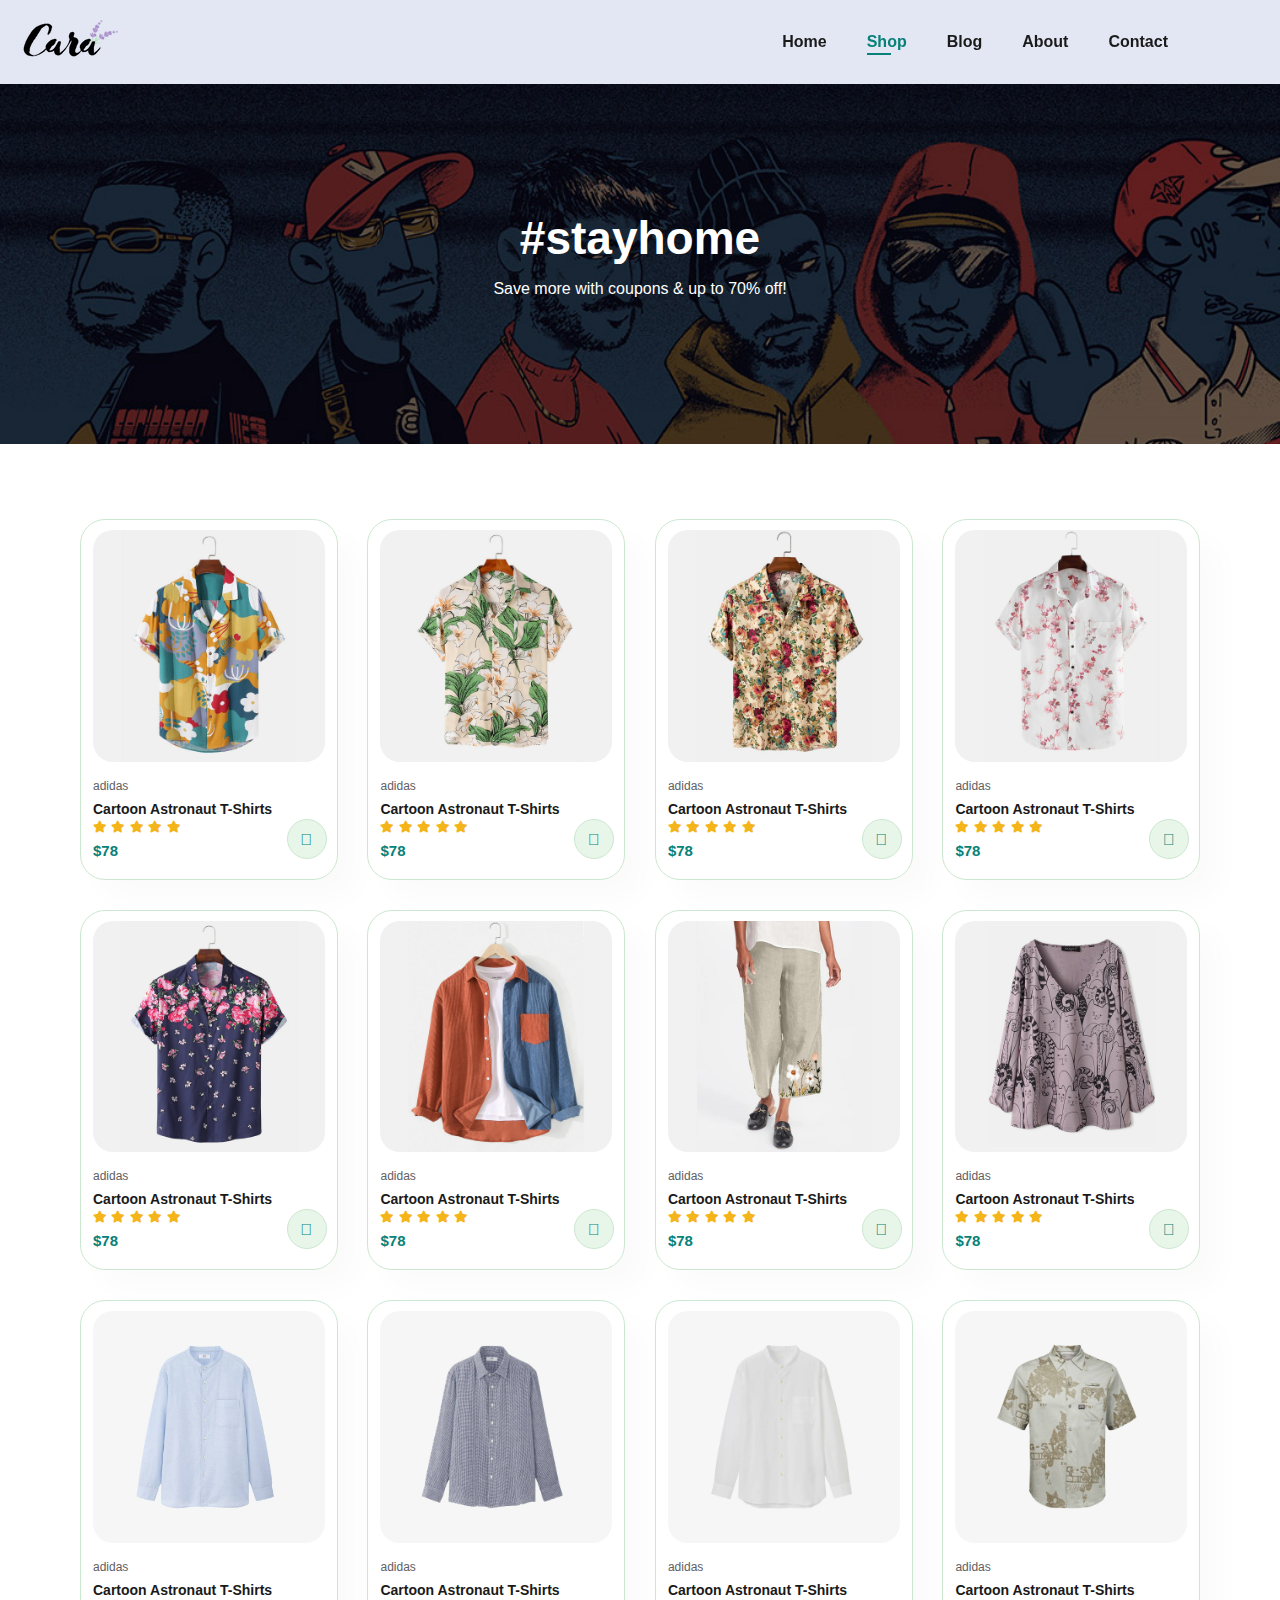
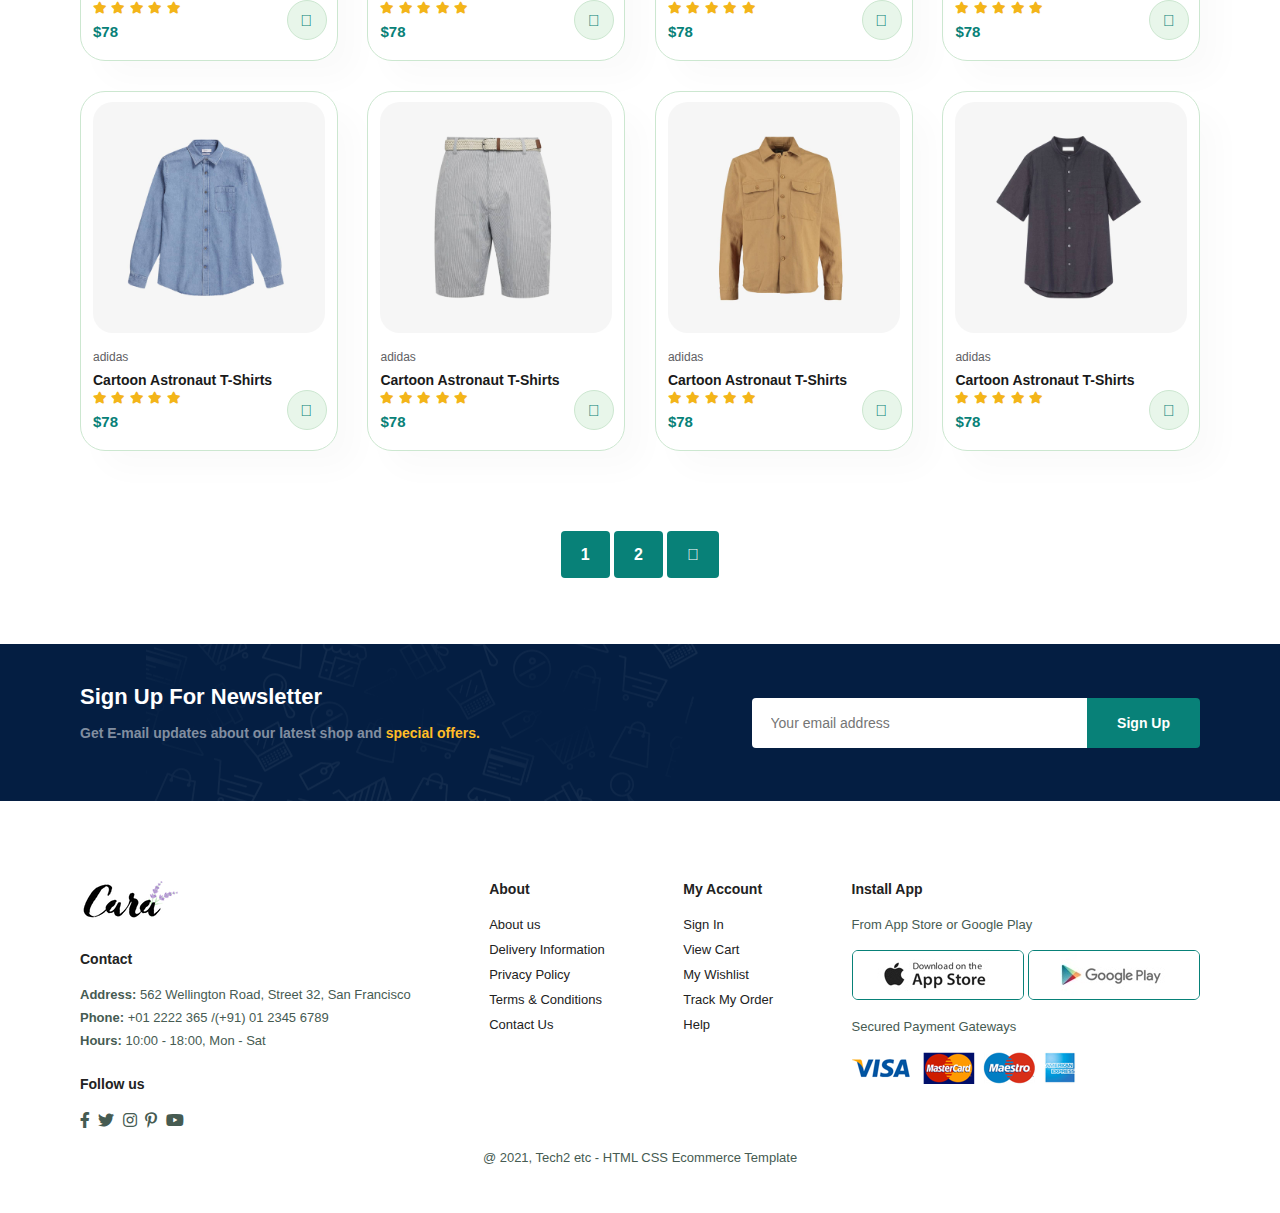
<file: Shopping Site/shop.html>
<!DOCTYPE html>
<html lang="en">
<head>
    <meta charset="UTF-8">
    <meta http-equiv="X-UA-Compatible" content="IE=edge">
    <meta name="viewport" content="width=device-width, initial-scale=1.0">
    <title>Tech2etc Ecommerce Tutorial</title>
    <link rel="stylesheet" href="https://pro.fontawesome.com/releases/v5.10.0/css/all.css" />
    <link rel="stylesheet" href="style.css">
</head>
<body>

    <section id="header">
        <a href="#"><img src="img/logo.png" class="logo" alt=""></a>
        
        <div>
            <ul id="navbar">
                <li><a href="index.html">Home</a></li>
                <li><a class="active" href="shop.html">Shop</a></li>
                <li><a href="blog.html">Blog</a></li>
                <li><a href="about.html">About</a></li>
                <li><a href="contact.html">Contact</a></li>
                <li id="lg-bag"><a href="cart.html"><i class="far fa-shopping-bag"></i></a></li>
                <a href="#" id="close"><i class="far fa-times"></i></a>
            </ul>
        </div>

        <div id="mobile">
            
            <a href="cart.html"><i class="far fa-shopping-bag"></i></a>
            <i id="bar" class="fas fa-outdent"></i>
        </div>
          
    </section>

    <section id="page-header">
        <h2>#stayhome</h2>
        <p>Save more with coupons & up to 70% off!</p>
    </section>

    <section id="product1" class="section-p1">
        <div class="pro-container">
            <div class="pro" onclick="window.location.href='sproduct.html';">
                <img src="img/products/f1.jpg" alt="">
                <div class="des">
                    <span>adidas</span>
                    <h5>Cartoon Astronaut T-Shirts</h5>
                    <div class="star">
                        <i class="fas fa-star"></i>
                        <i class="fas fa-star"></i>
                        <i class="fas fa-star"></i>
                        <i class="fas fa-star"></i>
                        <i class="fas fa-star"></i>
                    </div>
                    <h4>$78</h4>
                </div>
                <a href="#"><i class="fal fa-shopping-cart cart"></i></a>
            </div>
            <div class="pro">
                <img src="img/products/f2.jpg" alt="">
                <div class="des">
                    <span>adidas</span>
                    <h5>Cartoon Astronaut T-Shirts</h5>
                    <div class="star">
                        <i class="fas fa-star"></i>
                        <i class="fas fa-star"></i>
                        <i class="fas fa-star"></i>
                        <i class="fas fa-star"></i>
                        <i class="fas fa-star"></i>
                    </div>
                    <h4>$78</h4>
                </div>
                <a href="#"><i class="fal fa-shopping-cart cart"></i></a>
            </div>
            <div class="pro">
                <img src="img/products/f3.jpg" alt="">
                <div class="des">
                    <span>adidas</span>
                    <h5>Cartoon Astronaut T-Shirts</h5>
                    <div class="star">
                        <i class="fas fa-star"></i>
                        <i class="fas fa-star"></i>
                        <i class="fas fa-star"></i>
                        <i class="fas fa-star"></i>
                        <i class="fas fa-star"></i>
                    </div>
                    <h4>$78</h4>
                </div>
                <a href="#"><i class="fal fa-shopping-cart cart"></i></a>
            </div>
            <div class="pro">
                <img src="img/products/f4.jpg" alt="">
                <div class="des">
                    <span>adidas</span>
                    <h5>Cartoon Astronaut T-Shirts</h5>
                    <div class="star">
                        <i class="fas fa-star"></i>
                        <i class="fas fa-star"></i>
                        <i class="fas fa-star"></i>
                        <i class="fas fa-star"></i>
                        <i class="fas fa-star"></i>
                    </div>
                    <h4>$78</h4>
                </div>
                <a href="#"><i class="fal fa-shopping-cart cart"></i></a>
            </div>
            <div class="pro">
                <img src="img/products/f5.jpg" alt="">
                <div class="des">
                    <span>adidas</span>
                    <h5>Cartoon Astronaut T-Shirts</h5>
                    <div class="star">
                        <i class="fas fa-star"></i>
                        <i class="fas fa-star"></i>
                        <i class="fas fa-star"></i>
                        <i class="fas fa-star"></i>
                        <i class="fas fa-star"></i>
                    </div>
                    <h4>$78</h4>
                </div>
                <a href="#"><i class="fal fa-shopping-cart cart"></i></a>
            </div>
            <div class="pro">
                <img src="img/products/f6.jpg" alt="">
                <div class="des">
                    <span>adidas</span>
                    <h5>Cartoon Astronaut T-Shirts</h5>
                    <div class="star">
                        <i class="fas fa-star"></i>
                        <i class="fas fa-star"></i>
                        <i class="fas fa-star"></i>
                        <i class="fas fa-star"></i>
                        <i class="fas fa-star"></i>
                    </div>
                    <h4>$78</h4>
                </div>
                <a href="#"><i class="fal fa-shopping-cart cart"></i></a>
            </div>
            <div class="pro">
                <img src="img/products/f7.jpg" alt="">
                <div class="des">
                    <span>adidas</span>
                    <h5>Cartoon Astronaut T-Shirts</h5>
                    <div class="star">
                        <i class="fas fa-star"></i>
                        <i class="fas fa-star"></i>
                        <i class="fas fa-star"></i>
                        <i class="fas fa-star"></i>
                        <i class="fas fa-star"></i>
                    </div>
                    <h4>$78</h4>
                </div>
                <a href="#"><i class="fal fa-shopping-cart cart"></i></a>
            </div>
            <div class="pro">
                <img src="img/products/f8.jpg" alt="">
                <div class="des">
                    <span>adidas</span>
                    <h5>Cartoon Astronaut T-Shirts</h5>
                    <div class="star">
                        <i class="fas fa-star"></i>
                        <i class="fas fa-star"></i>
                        <i class="fas fa-star"></i>
                        <i class="fas fa-star"></i>
                        <i class="fas fa-star"></i>
                    </div>
                    <h4>$78</h4>
                </div>
                <a href="#"><i class="fal fa-shopping-cart cart"></i></a>
            </div>
        
            <div class="pro">
                <img src="img/products/n1.jpg" alt="">
                <div class="des">
                    <span>adidas</span>
                    <h5>Cartoon Astronaut T-Shirts</h5>
                    <div class="star">
                        <i class="fas fa-star"></i>
                        <i class="fas fa-star"></i>
                        <i class="fas fa-star"></i>
                        <i class="fas fa-star"></i>
                        <i class="fas fa-star"></i>
                    </div>
                    <h4>$78</h4>
                </div>
                <a href="#"><i class="fal fa-shopping-cart cart"></i></a>
            </div>
            <div class="pro">
                <img src="img/products/n2.jpg" alt="">
                <div class="des">
                    <span>adidas</span>
                    <h5>Cartoon Astronaut T-Shirts</h5>
                    <div class="star">
                        <i class="fas fa-star"></i>
                        <i class="fas fa-star"></i>
                        <i class="fas fa-star"></i>
                        <i class="fas fa-star"></i>
                        <i class="fas fa-star"></i>
                    </div>
                    <h4>$78</h4>
                </div>
                <a href="#"><i class="fal fa-shopping-cart cart"></i></a>
            </div>
            <div class="pro">
                <img src="img/products/n3.jpg" alt="">
                <div class="des">
                    <span>adidas</span>
                    <h5>Cartoon Astronaut T-Shirts</h5>
                    <div class="star">
                        <i class="fas fa-star"></i>
                        <i class="fas fa-star"></i>
                        <i class="fas fa-star"></i>
                        <i class="fas fa-star"></i>
                        <i class="fas fa-star"></i>
                    </div>
                    <h4>$78</h4>
                </div>
                <a href="#"><i class="fal fa-shopping-cart cart"></i></a>
            </div>
            <div class="pro">
                <img src="img/products/n4.jpg" alt="">
                <div class="des">
                    <span>adidas</span>
                    <h5>Cartoon Astronaut T-Shirts</h5>
                    <div class="star">
                        <i class="fas fa-star"></i>
                        <i class="fas fa-star"></i>
                        <i class="fas fa-star"></i>
                        <i class="fas fa-star"></i>
                        <i class="fas fa-star"></i>
                    </div>
                    <h4>$78</h4>
                </div>
                <a href="#"><i class="fal fa-shopping-cart cart"></i></a>
            </div>
            <div class="pro">
                <img src="img/products/n5.jpg" alt="">
                <div class="des">
                    <span>adidas</span>
                    <h5>Cartoon Astronaut T-Shirts</h5>
                    <div class="star">
                        <i class="fas fa-star"></i>
                        <i class="fas fa-star"></i>
                        <i class="fas fa-star"></i>
                        <i class="fas fa-star"></i>
                        <i class="fas fa-star"></i>
                    </div>
                    <h4>$78</h4>
                </div>
                <a href="#"><i class="fal fa-shopping-cart cart"></i></a>
            </div>
            <div class="pro">
                <img src="img/products/n6.jpg" alt="">
                <div class="des">
                    <span>adidas</span>
                    <h5>Cartoon Astronaut T-Shirts</h5>
                    <div class="star">
                        <i class="fas fa-star"></i>
                        <i class="fas fa-star"></i>
                        <i class="fas fa-star"></i>
                        <i class="fas fa-star"></i>
                        <i class="fas fa-star"></i>
                    </div>
                    <h4>$78</h4>
                </div>
                <a href="#"><i class="fal fa-shopping-cart cart"></i></a>
            </div>
            <div class="pro">
                <img src="img/products/n7.jpg" alt="">
                <div class="des">
                    <span>adidas</span>
                    <h5>Cartoon Astronaut T-Shirts</h5>
                    <div class="star">
                        <i class="fas fa-star"></i>
                        <i class="fas fa-star"></i>
                        <i class="fas fa-star"></i>
                        <i class="fas fa-star"></i>
                        <i class="fas fa-star"></i>
                    </div>
                    <h4>$78</h4>
                </div>
                <a href="#"><i class="fal fa-shopping-cart cart"></i></a>
            </div>
            <div class="pro">
                <img src="img/products/n8.jpg" alt="">
                <div class="des">
                    <span>adidas</span>
                    <h5>Cartoon Astronaut T-Shirts</h5>
                    <div class="star">
                        <i class="fas fa-star"></i>
                        <i class="fas fa-star"></i>
                        <i class="fas fa-star"></i>
                        <i class="fas fa-star"></i>
                        <i class="fas fa-star"></i>
                    </div>
                    <h4>$78</h4>
                </div>
                <a href="#"><i class="fal fa-shopping-cart cart"></i></a>
            </div>
        </div>
    </section>

    <section id="pagination" class="section-p1">
        <a href="#">1</a>
        <a href="#">2</a>
        <a href="#"><i class="fal fa-long-arrow-alt-right"></i></a>
    </section>

    <section id="newsletter" class="section-p1 section-m1">
        <div class="newstext">
            <h4>Sign Up For Newsletter</h4>
            <p>Get E-mail updates about our latest shop and <span>special offers.</span></p>
        </div>
        <div class="form">
            <input type="text" placeholder="Your email address">
            <button class="normal">Sign Up</button>
        </div>
    </section>

    <footer class="section-p1" >
        <div class="col">
            <img class="logo" src="img/logo.png" alt="">
            <h4>Contact</h4>
            <p><strong>Address:</strong> 562 Wellington Road, Street 32, San Francisco</p>
            <p><strong>Phone:</strong> +01 2222 365 /(+91) 01 2345 6789</p>
            <p><strong>Hours:</strong> 10:00 - 18:00, Mon - Sat</p>
            <div class="follow">
                <h4>Follow us</h4>
                 <div class="icon">
                    <i class="fab fa-facebook-f"></i>
                    <i class="fab fa-twitter"></i>
                    <i class="fab fa-instagram"></i>
                    <i class="fab fa-pinterest-p"></i>
                    <i class="fab fa-youtube"></i>
                </div>
            </div>
        </div>
        <div class="col">
            <h4>About</h4>
            <a href="#">About us</a>
            <a href="#">Delivery Information</a>
            <a href="#">Privacy Policy</a>
            <a href="#">Terms & Conditions</a>
            <a href="#">Contact Us</a>
        </div>

        <div class="col">
            <h4>My Account</h4>
            <a href="#">Sign In</a>
            <a href="#">View Cart</a>
            <a href="#">My Wishlist</a>
            <a href="#">Track My Order</a>
            <a href="#">Help</a>
        </div>

        <div class="col install">
            <h4>Install App</h4>
            <p>From App Store or Google Play</p>
            <div class="row">
                <img src="img/pay/app.jpg" alt="">
                <img src="img/pay/play.jpg" alt="">
            </div>
            <p>Secured Payment Gateways</p>
            <img src="img/pay/pay.png" alt="">
        </div>

        <div class="copyright">
            <p>@ 2021, Tech2 etc - HTML CSS Ecommerce Template</p>
        </div>
    </footer>

    <script src="script.js"></script>
</body>
</html>
</file>
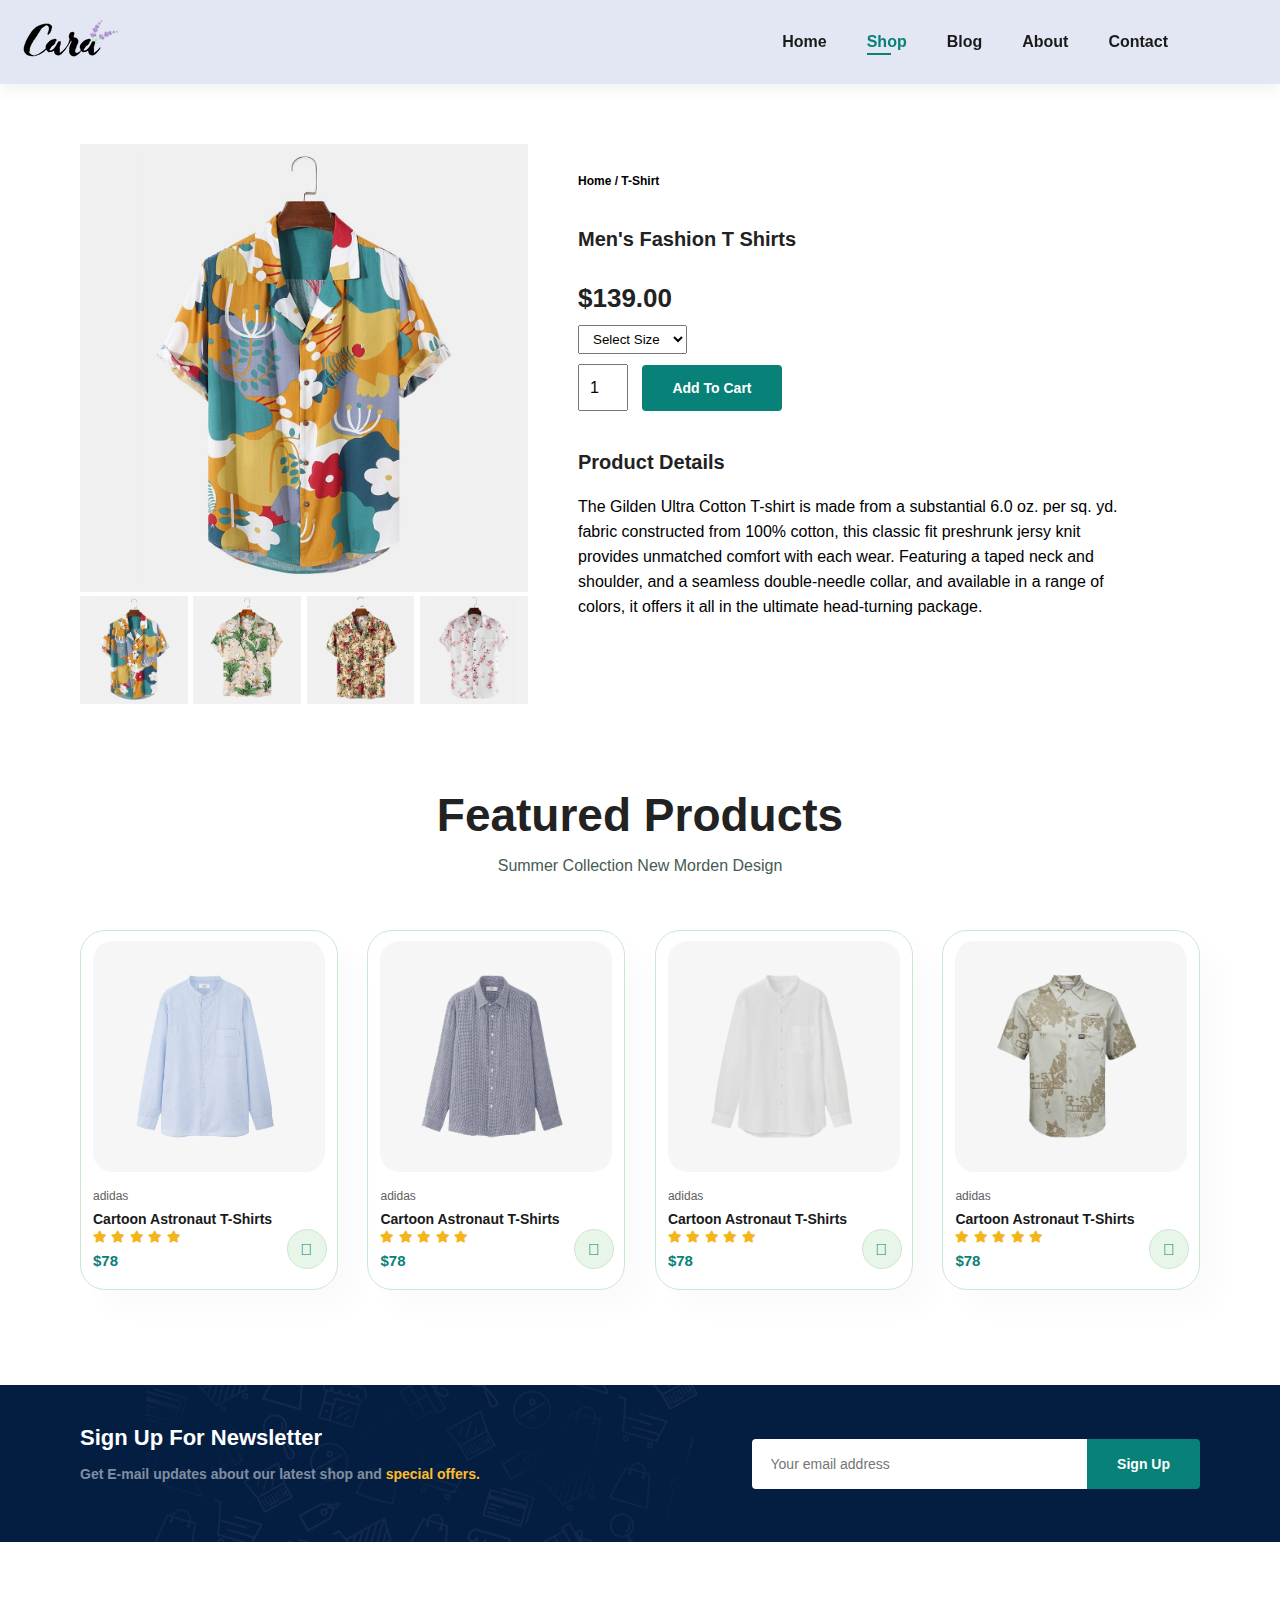
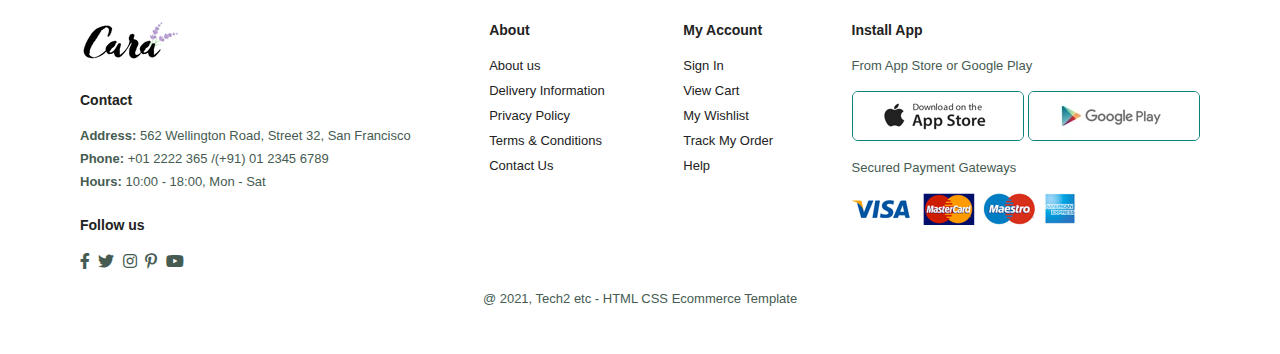
<file: Shopping Site/sproduct.html>
<!DOCTYPE html>
<html lang="en">
<head>
    <meta charset="UTF-8">
    <meta http-equiv="X-UA-Compatible" content="IE=edge">
    <meta name="viewport" content="width=device-width, initial-scale=1.0">
    <title>Tech2etc Ecommerce Tutorial</title>
    <link rel="stylesheet" href="https://pro.fontawesome.com/releases/v5.10.0/css/all.css" />
    <link rel="stylesheet" href="style.css">
</head>
<body>

    <section id="header">
        <a href="#"><img src="img/logo.png" class="logo" alt=""></a>
        
        <div>
            <ul id="navbar">
                <li><a href="index.html">Home</a></li>
                <li><a class="active" href="shop.html">Shop</a></li>
                <li><a href="blog.html">Blog</a></li>
                <li><a href="about.html">About</a></li>
                <li><a href="contact.html">Contact</a></li>
                <li id="lg-bag"><a href="cart.html"><i class="far fa-shopping-bag"></i></a></li>
                <a href="#" id="close"><i class="far fa-times"></i></a>
            </ul>
        </div>

        <div id="mobile">
            
            <a href="cart.html"><i class="far fa-shopping-bag"></i></a>
            <i id="bar" class="fas fa-outdent"></i>
        </div>
          
    </section>

    <section id="prodetails" class="section-p1">
         <div class="single-pro-image">
            <img src="img/products/f1.jpg" width="100%" id="MainImg" alt="">

            <div class="small-img-group">
                <div class="small-img-col">
                    <img src="img/products/f1.jpg" width="100%" class="small-img" alt="">
                </div>
                <div class="small-img-col">
                    <img src="img/products/f2.jpg" width="100%" class="small-img" alt="">
                </div>
                <div class="small-img-col">
                    <img src="img/products/f3.jpg" width="100%" class="small-img" alt="">
                </div>
                <div class="small-img-col">
                    <img src="img/products/f4.jpg" width="100%" class="small-img" alt="">
                </div>
            </div>
         </div>

         <div class="single-pro-details">
            <h6>Home / T-Shirt</h6>
            <h4>Men's Fashion T Shirts</h4>
            <h2>$139.00</h2>
            <select>
                <option>Select Size</option>
                <option>XL</option>
                <option>XXl</option>
                <option>Small</option>
                <option>Large</option>
            </select>

            <input type="number" value="1">
            <button class="normal">Add To Cart</button>
            <h4>Product Details</h4>
            <span>The Gilden Ultra Cotton T-shirt is made from a substantial 6.0 oz. per 
                sq. yd. fabric constructed from 100% cotton, this classic fit preshrunk 
                jersy knit provides unmatched comfort with each wear. Featuring a taped neck
                and shoulder, and a seamless double-needle collar, and available in a range
                of colors, it offers it all in the ultimate head-turning package.</span>
         </div>
    </section>

    <section id="product1" class="section-p1">
        <h2>Featured Products</h2>
        <p>Summer Collection New Morden Design</p>
        <div class="pro-container">
            <div class="pro">
                <img src="img/products/n1.jpg" alt="">
                <div class="des">
                    <span>adidas</span>
                    <h5>Cartoon Astronaut T-Shirts</h5>
                    <div class="star">
                        <i class="fas fa-star"></i>
                        <i class="fas fa-star"></i>
                        <i class="fas fa-star"></i>
                        <i class="fas fa-star"></i>
                        <i class="fas fa-star"></i>
                    </div>
                    <h4>$78</h4>
                </div>
                <a href="#"><i class="fal fa-shopping-cart cart"></i></a>
            </div>
            <div class="pro">
                <img src="img/products/n2.jpg" alt="">
                <div class="des">
                    <span>adidas</span>
                    <h5>Cartoon Astronaut T-Shirts</h5>
                    <div class="star">
                        <i class="fas fa-star"></i>
                        <i class="fas fa-star"></i>
                        <i class="fas fa-star"></i>
                        <i class="fas fa-star"></i>
                        <i class="fas fa-star"></i>
                    </div>
                    <h4>$78</h4>
                </div>
                <a href="#"><i class="fal fa-shopping-cart cart"></i></a>
            </div>
            <div class="pro">
                <img src="img/products/n3.jpg" alt="">
                <div class="des">
                    <span>adidas</span>
                    <h5>Cartoon Astronaut T-Shirts</h5>
                    <div class="star">
                        <i class="fas fa-star"></i>
                        <i class="fas fa-star"></i>
                        <i class="fas fa-star"></i>
                        <i class="fas fa-star"></i>
                        <i class="fas fa-star"></i>
                    </div>
                    <h4>$78</h4>
                </div>
                <a href="#"><i class="fal fa-shopping-cart cart"></i></a>
            </div>
            <div class="pro">
                <img src="img/products/n4.jpg" alt="">
                <div class="des">
                    <span>adidas</span>
                    <h5>Cartoon Astronaut T-Shirts</h5>
                    <div class="star">
                        <i class="fas fa-star"></i>
                        <i class="fas fa-star"></i>
                        <i class="fas fa-star"></i>
                        <i class="fas fa-star"></i>
                        <i class="fas fa-star"></i>
                    </div>
                    <h4>$78</h4>
                </div>
                <a href="#"><i class="fal fa-shopping-cart cart"></i></a>
            </div>
        </div>
    </section>

    <section id="newsletter" class="section-p1 section-m1">
        <div class="newstext">
            <h4>Sign Up For Newsletter</h4>
            <p>Get E-mail updates about our latest shop and <span>special offers.</span></p>
        </div>
        <div class="form">
            <input type="text" placeholder="Your email address">
            <button class="normal">Sign Up</button>
        </div>
    </section>

    <footer class="section-p1" >
        <div class="col">
            <img class="logo" src="img/logo.png" alt="">
            <h4>Contact</h4>
            <p><strong>Address:</strong> 562 Wellington Road, Street 32, San Francisco</p>
            <p><strong>Phone:</strong> +01 2222 365 /(+91) 01 2345 6789</p>
            <p><strong>Hours:</strong> 10:00 - 18:00, Mon - Sat</p>
            <div class="follow">
                <h4>Follow us</h4>
                 <div class="icon">
                    <i class="fab fa-facebook-f"></i>
                    <i class="fab fa-twitter"></i>
                    <i class="fab fa-instagram"></i>
                    <i class="fab fa-pinterest-p"></i>
                    <i class="fab fa-youtube"></i>
                </div>
            </div>
        </div>
        <div class="col">
            <h4>About</h4>
            <a href="#">About us</a>
            <a href="#">Delivery Information</a>
            <a href="#">Privacy Policy</a>
            <a href="#">Terms & Conditions</a>
            <a href="#">Contact Us</a>
        </div>

        <div class="col">
            <h4>My Account</h4>
            <a href="#">Sign In</a>
            <a href="#">View Cart</a>
            <a href="#">My Wishlist</a>
            <a href="#">Track My Order</a>
            <a href="#">Help</a>
        </div>

        <div class="col install">
            <h4>Install App</h4>
            <p>From App Store or Google Play</p>
            <div class="row">
                <img src="img/pay/app.jpg" alt="">
                <img src="img/pay/play.jpg" alt="">
            </div>
            <p>Secured Payment Gateways</p>
            <img src="img/pay/pay.png" alt="">
        </div>

        <div class="copyright">
            <p>@ 2021, Tech2 etc - HTML CSS Ecommerce Template</p>
        </div>
    </footer>

    <script>
        var MainImg = document.getElementById("MainImg");
        var smallimg = document.getElementsByClassName("small-img");
    
        smallimg[0].onclick = function(){
            MainImg.src = smallimg[0].src;
        }
        smallimg[1].onclick = function(){
            MainImg.src = smallimg[1].src;
        }
        smallimg[2].onclick = function(){
            MainImg.src = smallimg[2].src;
        }
        smallimg[3].onclick = function(){
            MainImg.src = smallimg[3].src;
        }
    </script>


    <script src="script.js"></script>
</body>
</html>
</file>
<file: Shopping Site/style.css>
@import url('https://fonts.googleapis.com/css2?family=League+Spartan:wght@100;200;300;400;500;600;700;800;900&display=swap');
*{
    margin: 0;
    padding :0;
    box-sizing: border-box;
    font-family: 'Spartan',sans-serif;
}

h1{
    font-size: 50px;
    line-height: 64px;
    color: #222;
}

h2{
    font-size: 46px;
    line-height: 54px;
    color: #222;
}

h4{
    font-size: 20px;
    color: #222;
}

h6{
    font-weight: 700;
    font-size: 12px;
}

p{
    font-size: 16px;
    color : #465b52;
    margin: 15px 0 20px 0;
}

.section-p1{
    padding : 40px 80px; 
}

.section-m1{
    margin: 40px 0;
}

button.normal{
    font-size: 14px;
    font-weight: 600;
    padding: 15px 30px;
    color: #000;
    background-color: #fff;
    border-radius: 4px;
    cursor: pointer;
    border: none;
    outline: none;
    transition: 0.2s;
}

button.white{
    font-size: 13px;
    font-weight: 600;
    padding: 11px 18px;
    color: #fff;
    background-color: transparent;
    cursor: pointer;
    border: 1px solid #fff;
    outline: none;
    transition: 0.2s;
}

body{
    width: 100%;
}

#header{
    display: flex ;
    align-items: center;
    justify-content: space-between;
    padding: 20px ;
    background: #e3e6f3;
    box-shadow: 0 5px 15px rgba(0,0,0,0.06); 
    z-index: 999;
    position: sticky;
    top: 0;
    left: 0;
}

#navbar{
    display: flex;
    align-items: center;
    justify-content: center;
}

#navbar li{
    list-style: none;
    padding: 0 20px;
    position: relative;
}

#navbar li a{
    text-decoration: none ;
    font-size: 16px;
    font-weight: 600;
    color: #1a1a1a;
    transition: 0.3s ease;
}

#navbar li a:hover,
#navbar li a.active{
    color: #088178;
}

#navbar li a.active::after,
#navbar li a:hover::after{
    content: "";
    width: 30%;
    height: 2px;
    background: #088178;
    position: absolute;
    bottom: -4px;
    left: 20px;
}

#mobile{
    display: none;
    align-items: center;
}

/* Home Page */
#hero{
       background-image: url("img/hero4.png"); 
       height: 90vh;
       width: 100%;
       background-size: cover;
       background-position: top 25% right 0;
       padding: 0 80px ;
       display: flex;
       flex-direction: column;
       align-items: flex-start;
       justify-content: center;
}
#hero h4{
    padding-bottom: 15px;
}
#hero h1{
    color: #088178;
}

#hero button{
    background-image: url("img/button.png");
    background-color: transparent;
    color: #088178;
    border: 0;
    padding: 14px 80px 14px 65px;
    background-repeat: no-repeat;
    cursor: pointer;
    font-weight: 700;
    font-size: 15px;
}

#feature{
    display: flex;
    align-items: center;
    justify-content: space-between;
    flex-wrap: wrap;
}

#feature .fe-box{
    width: 180px;
    text-align: center;
    padding: 25px 15px;
    box-shadow: 20px 20px 34px rgba(0,0,0,0.03);
    border: 1px solid #cce7d0;
    border-radius: 4px;
    margin: 15px 0;

}

#feature .fe-box:hover{
    box-shadow: 10px 10px 54px rgba(70,62,221,0.1);
}

#feature .fe-box img{
    width: 100%;
    margin-bottom: 10px;
}

#feature .fe-box h6{
    display: inline-block;
    padding: 9px 8px 6px 8px;
    line-height: 1;
    border-radius: 4px;
    color: #088178;
    background-color: #fddde4;
}

#feature .fe-box:nth-child(2) h6{
      background-color: #cdebbc;
}

#feature .fe-box:nth-child(3) h6{
    background-color: #d1e8f2;
}

#feature .fe-box:nth-child(4) h6{
    background-color: #cdd4f8;
}

#feature .fe-box:nth-child(5) h6{
    background-color: #f6dbf6;
}

#feature .fe-box:nth-child(6) h6{
    background-color: #fff2e5;
}

#product1{
    text-align: center;
}

#product1 .pro-container{
    display: flex;
    justify-content: space-between;
    padding-top: 20px;
    flex-wrap: wrap;

}
#product1 .pro{
    width: 23%;
    min-width: 250px;
    padding: 10px 12px;
    border: 1px solid #cce7d0;
    border-radius: 25px;
    cursor: pointer;
    box-shadow: 20px 20px 30px rgba(0,0,0,0.02);
    margin: 15px 0;
    transition: 0.2s ease;
    position: relative;
}

#product1 .pro:hover{
    box-shadow: 20px 20px 30px rgba(0,0,0,0.06);
}

#product1 .pro img{
     width: 100%;
     border-radius: 20px;
}

#product1 .pro .des{
    text-align: start;
    padding: 10px 0;
}

#product1 .pro .des span{
    color: #606063;
    font-size: 12px;
}

#product1 .pro .des h5{
    padding-top: 7px;
    color: #1a1a1a;
    font-size: 14px;
}

#product1 .pro .des i{
    font-size: 12px;
    color: rgba(243,181,25);
}

#product1 .pro .des h4{
    padding-top: 7px;
    font-size: 15px;
    font-weight: 700;
    color: #088178;
}

#product1 .pro .cart{
    width: 40px;
    height: 40px;
    line-height: 40px;
    border-radius: 50px;
    background-color: #e8f6ea;
    font-weight: 500;
    color: #088178;
    border: 1px solid #cce7d0;
    position: absolute;
    bottom: 20px;
    right: 10px;
}

#banner{
    display: flex;
    flex-direction: column;
    justify-content: center;
    align-items: center;
    text-align: center;
    background-image: url("img/banner/b2.jpg");
    width: 100%;
    height: 40vh;
    background-size: cover;
    background-position: center;
}

#banner h4{
       color: #fff;
       font-size: 16px;
}

#banner h2{
    color: #fff;
    font-size: 30px;
    padding: 10px 0;
}

#banner h2 span{
    color: #ef3636;
}

#banner button:hover{
    background-color: #088178;
    color: #fff;
}

#sm-banner{
    display: flex;
    justify-content: space-between;
    flex-wrap: wrap;
}

#sm-banner .banner-box{
    display: flex;
    flex-direction: column;
    justify-content: center;
    align-items: flex-start;
    background-image: url("img/banner/b17.jpg");
    min-width: 580px;
    height: 50vh;
    background-size: cover;
    background-position: center;
    padding: 30px;
}

#sm-banner .banner-box2{
    background-image: url("img/banner/b10.jpg");
}

#sm-banner h4{
    color: #fff;
    font-size: 20px;
    font-weight: 300;
}

#sm-banner h2{
    color: #fff;
    font-size: 28px;
    font-weight: 800;
}

#sm-banner span{
    color: #fff;
    font-size: 14px;
    font-weight: 500;
    padding-bottom: 15px;
}

#sm-banner .banner-box:hover button{
    background-color: #088178;
     border: 1px solid #088178;
}

#banner3{
    display: flex;
    justify-content: space-between;
    flex-wrap: wrap;
    padding: 0 80px ;
}

#banner3 .banner-box{
    display: flex;
    flex-direction: column;
    justify-content: center;
    align-items: flex-start;
    background-image: url("img/banner/b7.jpg");
    min-width: 30%;
    height: 30vh;
    background-size: cover;
    background-position: center;
    padding: 20px;
    margin-bottom: 20px;
}

#banner3 .banner-box2{
    background-image: url("img/banner/b4.jpg");
}

#banner3 .banner-box3{
    background-image: url("img/banner/b18.jpg");
}

#banner3 h2{
    color: #fff;
    font-weight: 900;
    font-size: 22px;
}

#banner3 h3{
    color: #ec544e;
    font-weight: 800;
    font-size: 15px;
}

#newsletter{
    display: flex;
    justify-content: space-between;
    flex-wrap: wrap;
    align-items: center;
    background-image: url("img/banner/b14.png");
    background-repeat: no-repeat;
    background-position: 20% 30%;
    background-color: #041e42;
}

#newsletter h4{
    font-size: 22px;
     font-weight: 700;
     color: #fff;
}

#newsletter p{
    font-size: 14px;
     font-weight: 600;
     color: #818ea0;
}

#newsletter p span{
     color: #ffbd27;
}

#newsletter .form{
     display: flex;
     width: 40%;
}

#newsletter input{
    height: 3.125rem ;
    padding: 0 1.25em;
    font-size: 14px;
    width: 100%;
    border: 1px solid transparent;
    border-radius: 4px;
    outline: none;
    border-top-right-radius: 0;
    border-bottom-right-radius: 0;
}

#newsletter button{
    background-color: #088178;
    color: #fff;
    white-space: nowrap ;
    border-top-left-radius: 0;
    border-bottom-left-radius: 0;
}

footer{
    display: flex;
    justify-content: space-between;
    flex-wrap: wrap;
}

footer .col{
    display: flex;
    flex-direction: column;
    align-items: flex-start;
    margin-bottom: 20px;
}

footer .logo{
    margin-bottom: 30px;
}

footer h4{
     font-size: 14px;
     padding-bottom: 20px;
}

footer p{
    font-size: 13px;
    margin: 0 0 8px 0;
}

footer a{
    font-size: 13px;
    text-decoration: none;
    color: #222;
    margin-bottom: 10px;
}

footer .follow{
    margin-top: 20px;
}

footer .follow i{
    color: #465b52;
    padding-right: 4px;
    cursor: pointer;
}

footer .install .row img{
    border:1px solid #088178;
    border-radius: 6px;
}

footer .install img{
     margin: 10px 0 15px 0;
}

footer .follow i:hover,
footer a:hover{
    color: #088178 ;
}

footer .copyright{
    width: 100%;
    text-align: center;
}

/* Shop Page*/

#page-header{
    background-image: url("img/banner/b1.jpg");
    width: 100%;
    height: 40vh;
    background-size: cover;
    display: flex;
    justify-content: center;
    text-align: center;
    flex-direction: column;
    padding: 14px;
}

#page-header h2,
#page-header p{
    color: #fff;
}

#pagination{
     text-align: center;
}

#pagination a{
    text-decoration: none;
    background-color: #088178;
    padding: 15px 20px;
    border-radius: 4px;
    color: #fff;
    font-weight: 600;
}

#pagination a i{
    font-size: 16px;
    font-weight: 600;
}

/* Single Product */

#prodetails{
    display: flex;
    margin-top: 20px;
}

#prodetails .single-pro-image{
    width: 40%;
    margin-right: 50px;
}

.small-img-group{
    display: flex;
    justify-content: space-between;
}

.small-img-col{
    flex-basis: 24%;
    cursor: pointer;
}

#prodetails .single-pro-details{
    width: 50%;
    padding-top: 30px;
}

#prodetails .single-pro-details h4{
    padding: 40px 0 20px 0;
}

#prodetails .single-pro-details h2{
    font-size: 26px;
}
#prodetails .single-pro-details select{
    display: block;
    padding: 5px 10px;
    margin-bottom: 10px;
}

#prodetails .single-pro-details input{
    width: 50px;
    height: 47px;
    padding-left: 10px;
    font-size: 16px;
    margin-right: 10px;
}

#prodetails .single-pro-details input:focus{
    outline: none;
}

#prodetails .single-pro-details button{
    background: #088178;
    color: #fff;
}

#prodetails .single-pro-details span{
    line-height: 25px;
}
/* Blog Page */


#page-header.blog-header{
    background-image: url("img/banner/b19.jpg");
}

#blog{
    padding: 150px 150px 0 150px;
}

#blog .blog-box{
    display: flex;
    align-items: center;
    width: 100%;
    position: relative;
    padding-bottom: 90px;
}

#blog .blog-img{
    width: 50%;
    margin-right: 40px;
}

#blog img{
    width: 100%;
    height: 300px;
    object-fit: cover;
}

#blog .blog-details{
    width: 50%;
}

#blog .blog-details a{
    text-decoration: none;
    font-size: 11px;
    color: #000;
    font-weight: 700;
    position: relative;
    transition: 0.3s;
}

#blog .blog-details a::after{
    content: "";
    width: 50px;
    height: 1px;
    background-color: #000;
    position: absolute;
    top: 4px;
    right: -60px;
}

#blog .blog-details a:hover{
    color: #088178;
}

#blog .blog-details a:hover::after{
    background-color: #088178;
}

#blog .blog-box h1{
     position: absolute;
     top: -40px;
     left: 0;
     font-size: 70px;
     font-weight: 700;
     color: #c9cbce;
     z-index: -9;
}


/* About Page */

#page-header.about-header{
     background-image: url("img/about/banner.png");
}

#about-head{
    display: flex;
    align-items: center;
}

#about-head img{
    width: 50%;
    height: auto;
}

#about-head div{
    padding-left: 40px;
}

#about-app{
    text-align: center;
}

#about-app .video{
    width: 70%;
    height: 100%;
    margin: 30px auto 0 auto;
}

#about-app .video video{
    width: 100%;
    height: 100%;
    border-radius: 20px;
}
/* Contact Page */

#contact-details{
    display: flex;
    align-items: center;
    justify-content: space-between;
}

#contact-details .details{
    width: 40%;
}

#contact-details .details span,
#form-details form span{
    font-size: 12px;
}

#contact-details .details h2,
#form-details form h2{
    font-size: 26px;
    line-height: 35px;
    padding: 20px 0;
}

#contact-details .details h3{
    font-size: 16px;
    padding-bottom: 15px;
}

#contact-details .details li{
    list-style: none;
    display: flex;
    padding: 10px 0;
}

#contact-details .details li i{
      font-size: 14px;
      padding-right: 22px;
}

#contact-details .details li p{
    margin: 0;
    font-size: 14px;
}

#contact-details .map{
    width: 55%;
    height: 400px;
}

#contact-details .map iframe{
    width: 100%;
    height: 100%;
}

#form-details{
    display: flex;
    justify-content: space-between;
    margin: 30px;
    padding: 80px;
    border: 1px solid #e1e1e1;
}

#form-details form{
    width: 65%;
    display: flex;
    flex-direction: column;
    align-items: flex-start;
}

#form-details form input,
#form-details form textarea{
    width: 100%;
    padding: 12px 15px;
    outline: none;
    margin-bottom: 20px;
    border: 1px solid #e1e1e1;
}

#form-details form button{
    background-color: #088178;
    color: #fff;
}

#form-details .people div{
    padding: 25px;
    display: flex;
    align-items: flex-start;
}

#form-details .people div img{
    width: 65px;
    height: 65px;
    object-fit: cover;
    margin-right: 15px;
}

#form-details .people div p{
    margin: 0;
    font-size: 13px;
    line-height: 25px;
}

#form-details .people div p span{
    display: block;
    font-size: 16px;
    font-weight: 600;
    color: #000;
}
/* Cart Page */

#cart{
    overflow-x: auto;
}

#cart table{
    width: 100%;
    border-collapse: collapse;
    table-layout: fixed;
    white-space: nowrap;
}

#cart table img{
    width: 70px;
}

#cart table td:nth-child(1){
    width: 100px;
    text-align: center;
}

#cart table td:nth-child(2){
    width: 150px;
    text-align: center;
}

#cart table td:nth-child(3){
    width: 250px;
    text-align: center;
}

#cart table td:nth-child(4),
#cart table td:nth-child(5),
#cart table td:nth-child(6){
    width: 150px;
    text-align: center;
}

#cart table td:nth-child(5) input{
    width: 70px;
    padding: 10px 5px 10px 15px;
}

#cart table thead{
    border: 1px solid #e2e9e1;
    border-left: none;
    border-right: none;
}

#cart table thead td{
    font-weight: 700;
    text-transform: uppercase;
    font-size: 13px;
    padding: 18px 0;
}

#cart table tbody tr td{
    padding-top: 15px;
}

#cart table tbody td{
    font-size: 13px;
}

#cart-add{
    display: flex;
    flex-wrap: wrap;
    justify-content: space-between;
}

#coupon{
     width: 50%;
     margin-bottom: 30px;
}

#coupon h3,
#subtotal h3{
    padding-bottom: 15px;
}

#coupon input{
    padding: 10px 20px;
    outline: none;
    width: 60%;
    margin-right: 10px;
    border: 1px solid #e2e9e1;
}

#coupon button,
#subtotal button{
    background-color: #088178;
    color: #fff;
    padding: 12px 20px;
}

#subtotal{
    width: 50%;
    margin-bottom: 30px;
    border: 1px solid #e2e9e1;
    padding: 30px;
}

#subtotal table{
    border-collapse: collapse;
    width: 100%;
    margin-bottom: 20px;
}

#subtotal table td{
    width: 50%;
    border: 1px solid #e2e9e1;
    padding: 10px;
    font-size: 13px;
}
/* Start Media Query */



@media (max-width:799px){

    .section-p1 {
        padding: 40px 40px;
    }

    #navbar {
    display: flex;
    flex-direction: column;
    align-items: flex-start;
    justify-content: flex-start;
    position: fixed;
    top: 0;
    right: -300px;
    height: 100vh;
    width: 300px;
    background-color: #e3e6f3;
    box-shadow: 0 40px 60px rgba(0,0,0,0.1);
    padding: 80px 0 0 10px;
    transition: 0.3s;
   }   
   
   #navbar.active{
    right: 0px;
   }
   #navbar li{
    margin-bottom: 25px;
   }

   #mobile{
    display: flex;
    align-items: center;
   }  
   
   #mobile i{
    color: #1a1a1a;
    font-size: 24px;
    padding-left: 20px;
   }

   #close{
    position: absolute;
    top: 30px;
    left: 30px;
    color: #222;
    font-size: 24px;
   }

   #lg-bag{
    display: none;
   }

   #hero {
    height: 90vh;
    padding: 0 80px;
    background-position: top 30% right 30%;
    
   } 

   #feature {
    justify-content: center;
   }

   #feature .fe-box {
    margin: 15px 15px;
   }

    #product1 .pro-container {
    justify-content: center;
    }

    #product1 .pro {
    margin: 15px;
   }
   
   #banner {
    height: 20vh;
   }
   
   #sm-banner .banner-box {
    min-width: 100%;
    height: 30vh;
    }

    #banner3 {
        padding: 0 40px;
    }

    #banner3 .banner-box {
        width: 28%;
    }

    #newsletter .form {
        width: 70%;
    }

    /* Contact Page */

    #form-details {
        padding: 40px;
    }
    #form-details form {
        width: 50%;
    }
}

@media (max-width: 477px) {
    #header {
        padding: 10px 30px;
       
    }
    h1 {
        font-size: 38px;
    }
    h2 {
        font-size: 32px;
    }
    
    #hero {
        padding: 0 20px;
        background-position: 55%;
    }
    
    #feature {
        justify-content: space-between;
    }
    #feature .fe-box {
        width: 155px;
        margin: 0 0 15px 0;
    }

    #product1 .pro {
        width: 100%;
    }

    #banner {
        height: 40vh;
    }
    #sm-banner .banner-box {
        height: 40vh;
    }

    #sm-banner .banner-box2 {
        margin-top: 20px;
    }

    #banner3 {
        padding: 0 20px;
    }
    #banner3 .banner-box {
        width: 100%;
    }
    #newsletter {
        padding: 40px 20px;
    }
    #newsletter .form {
        width: 100%;
    }
    footer .copyright {
        text-align: start;
    }

    /*Single Product*/
    #prodetails {
        display: flex;
        flex-direction: column;
    }

    #prodetails .single-pro-image {
        width: 100%;
        margin-right: 0px;
    }

    #prodetails .single-pro-details {
        width: 100%;
    }

    /* Blog Page */
    #blog {
        padding: 100px 20px 0 20px;
    }

    #blog .blog-box {
        display: flex;
        flex-direction: column;
        align-items: flex-start;
    }

    #blog .blog-img {
        width: 100%;
        margin-right: 0px;
        margin-bottom: 30px;
    }

    #blog .blog-details {
        width: 100%;
    }

    /* About Page */

    #about-head {
        flex-direction: column;
    }

    #about-head img {
        width: 100%;
        margin-bottom: 20px;
    }

    #about-head div {
        padding-left: 0px;
    }

    #about-app .video {
        width: 100%; 
    }

    /* Contact Page */
    #contact-details {
        flex-direction: column;
    }

    #contact-details .details {
        width: 100%;
        margin-bottom: 30px;
    }

    #contact-details .map {
        width: 100%;
    }

    #form-details {
        margin: 10px;
        padding: 30px 10px;
        flex-wrap: wrap;
    }

    #form-details form {
        width: 100%;
        margin-bottom: 30px;
    }

    /* Cart Page */

    #cart-add {
        flex-direction: column;
    }
    #coupon {
        width: 100%;
    }

    #subtotal {
        width: 100%;
        padding: 20px;
    }
}
</file>
